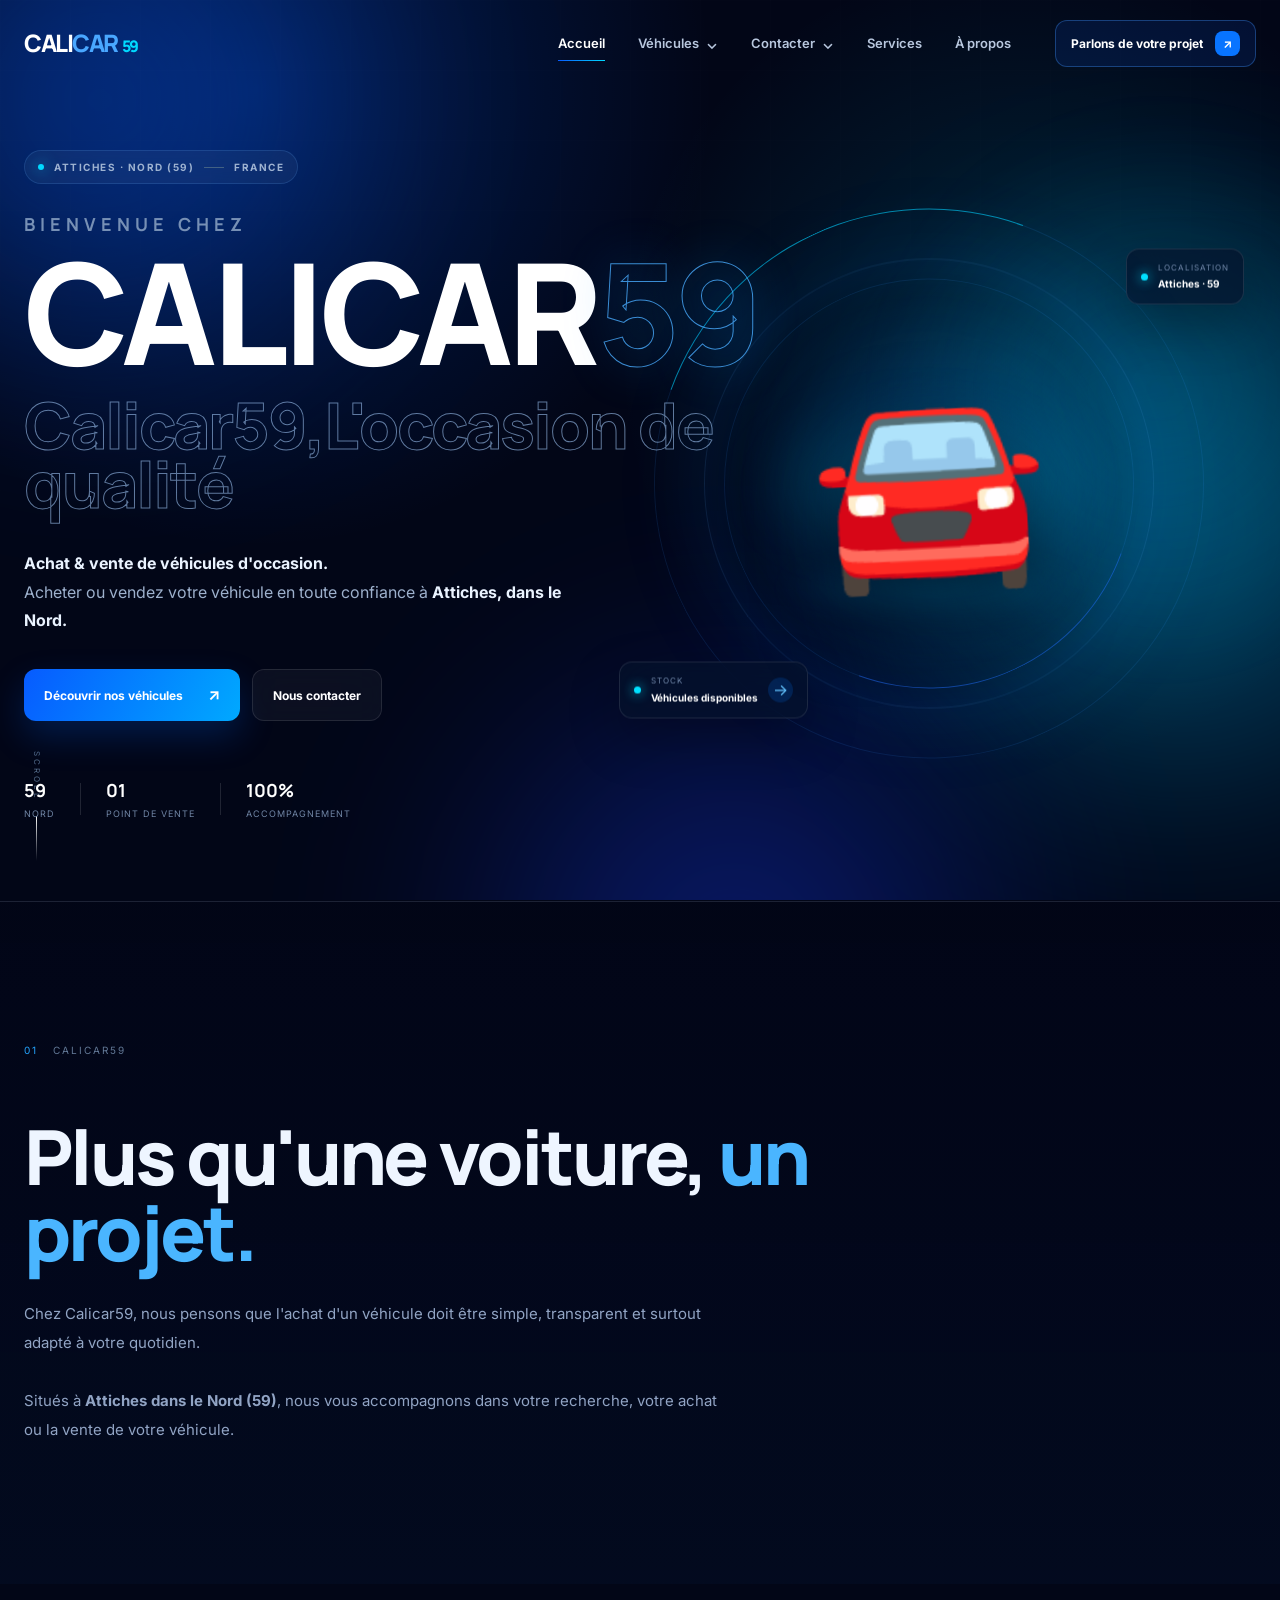
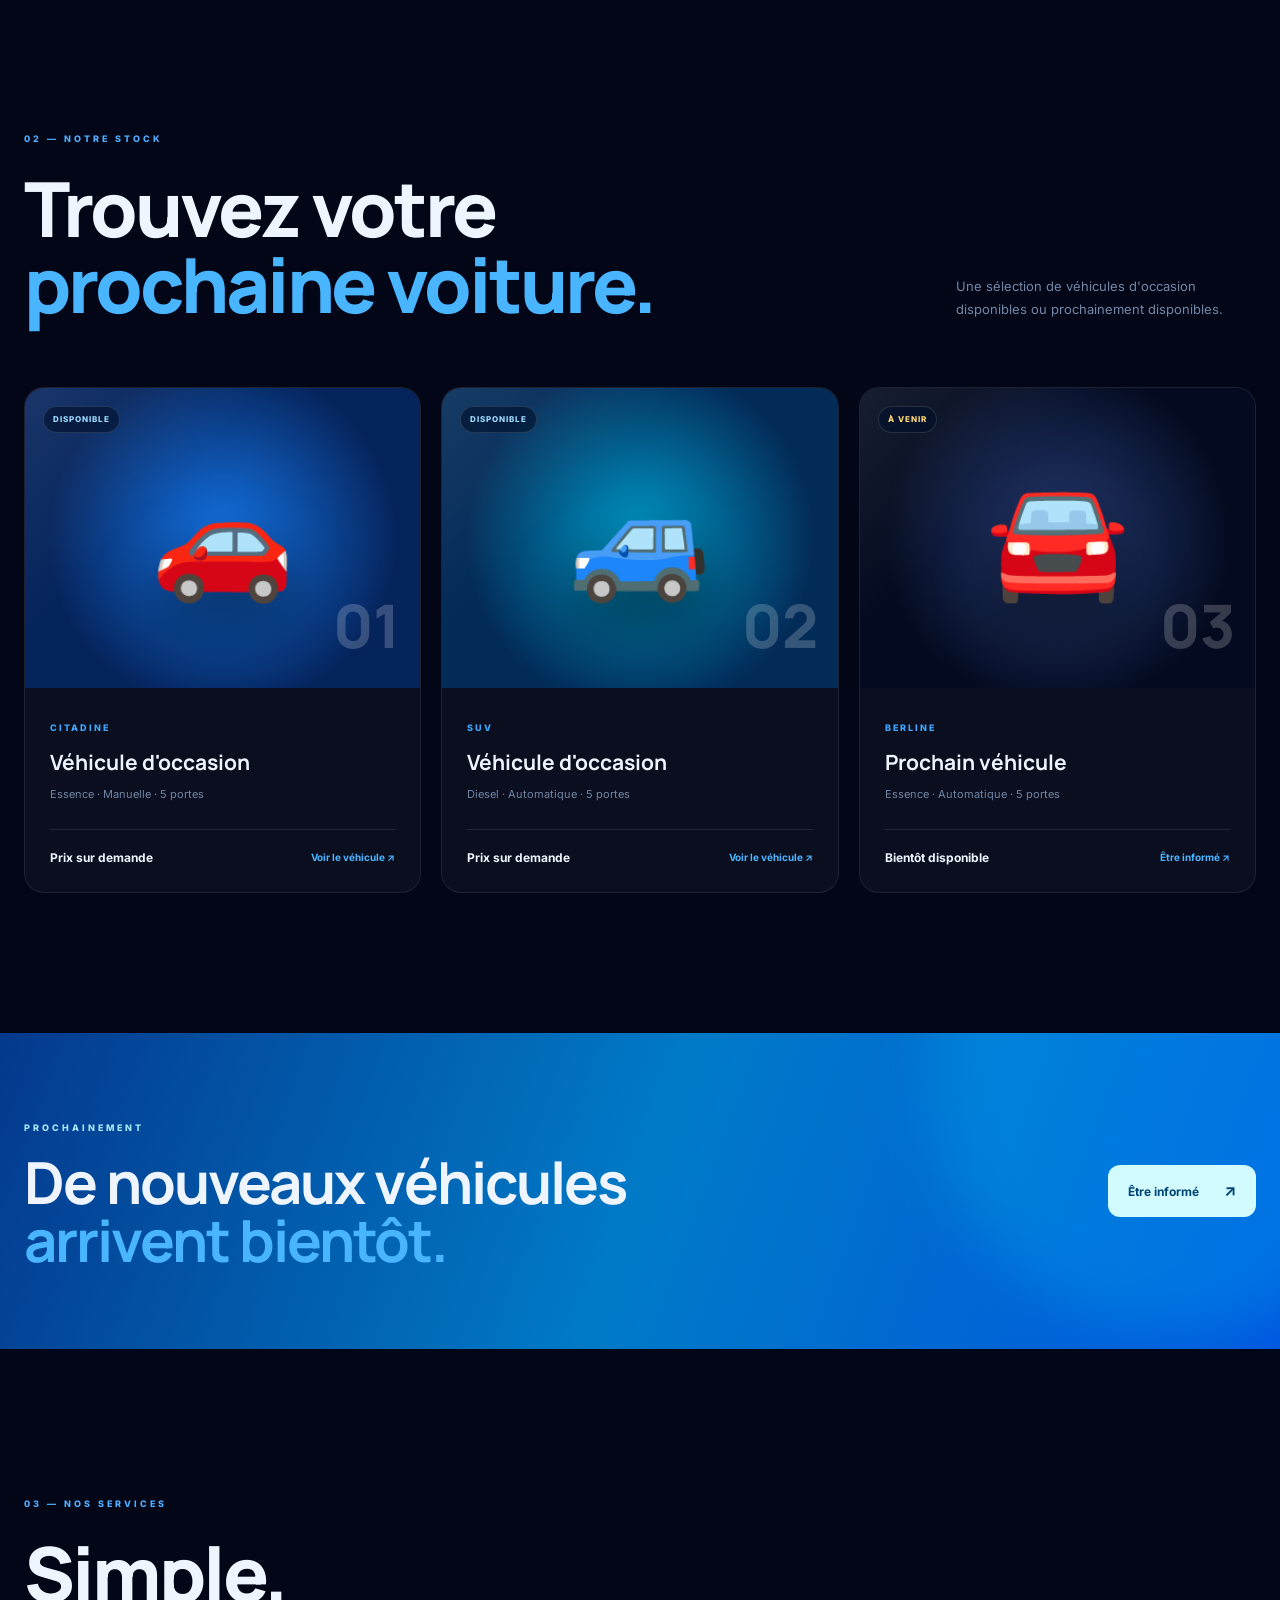
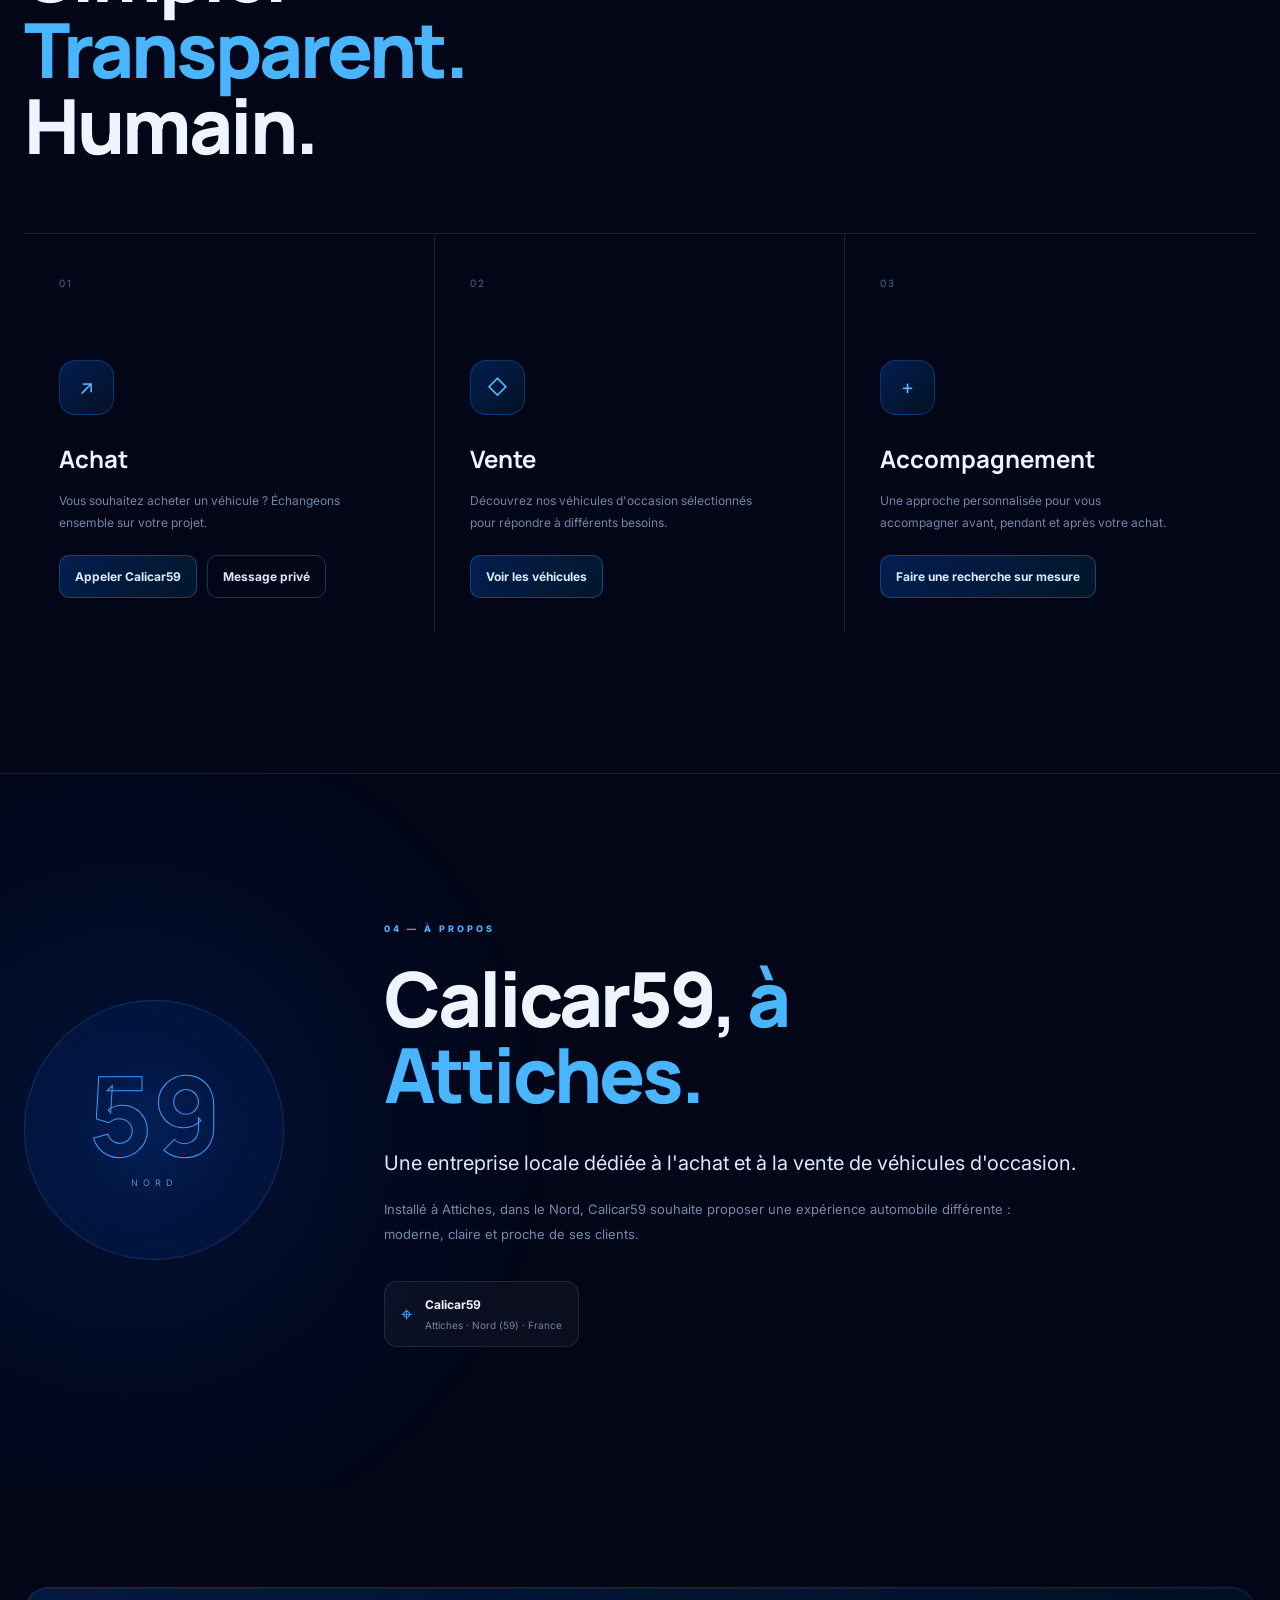
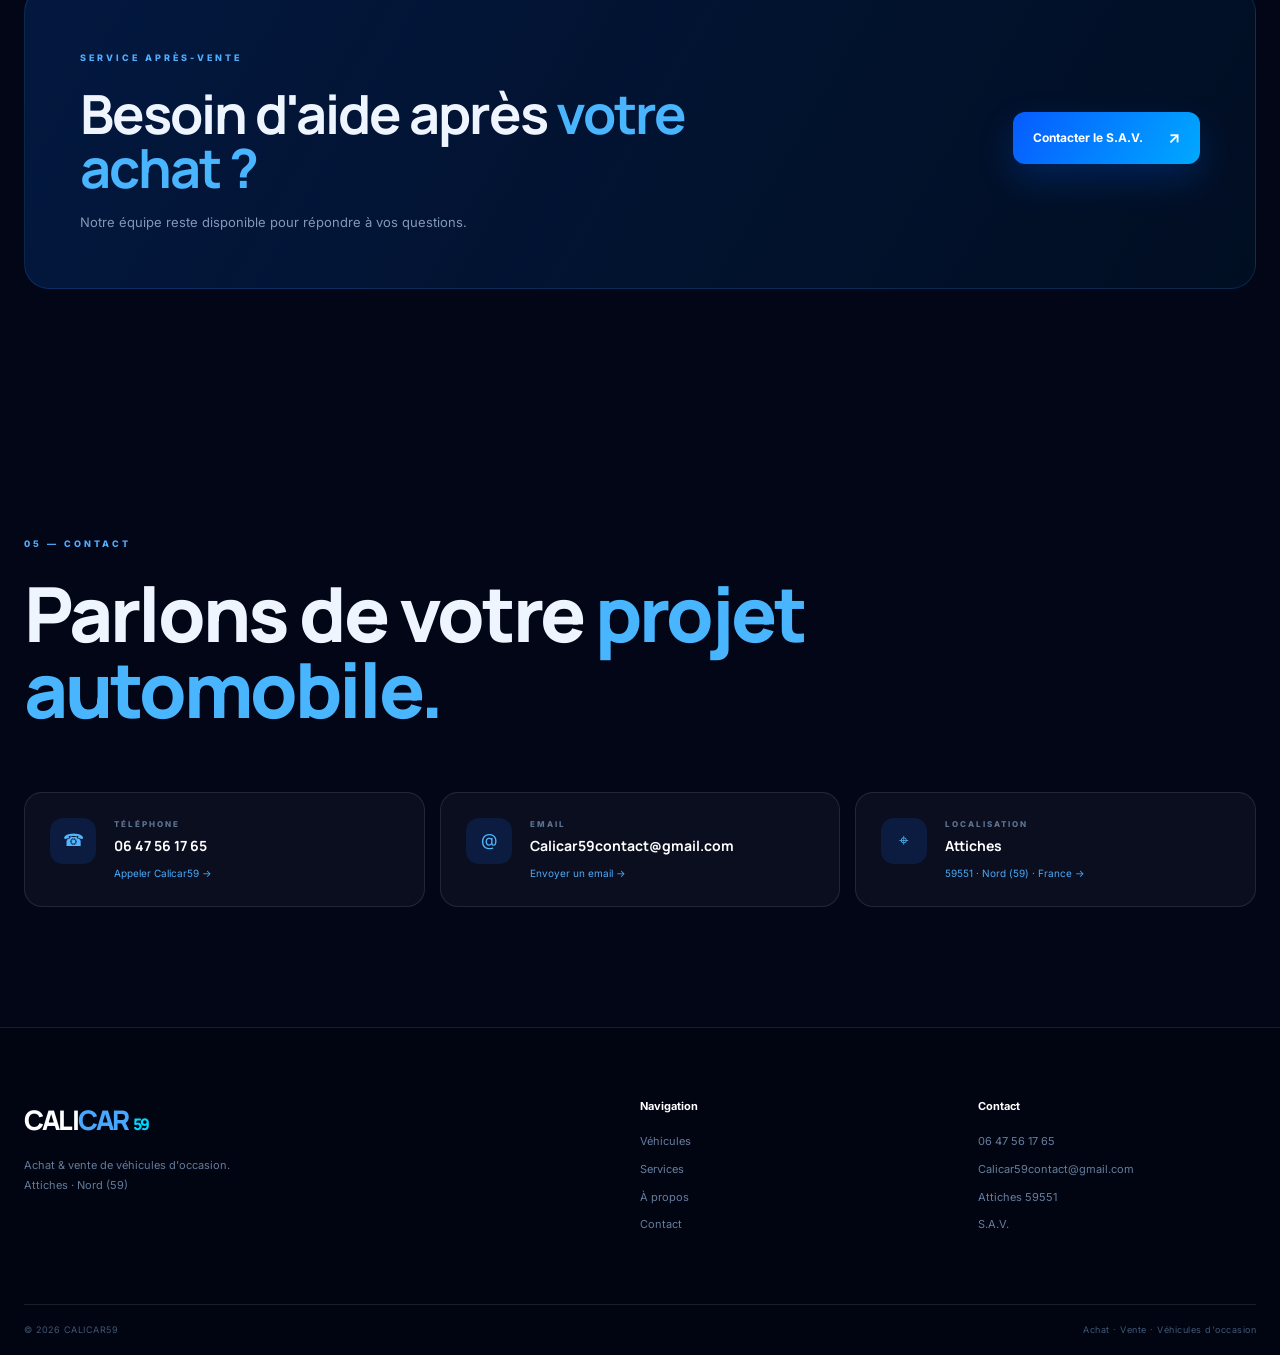
<file: index.html>
<!DOCTYPE html>

<html lang="fr">

<head>

    <meta charset="UTF-8">

    <meta name="viewport" content="width=device-width, initial-scale=1.0">

    <meta name="description"
          content="CALICAR59 vous propose une sélection de véhicules d'occasion à Attiches, dans le Nord. Découvrez nos véhicules disponibles et contactez-nous facilement.">

    <title>CALICAR59 — Véhicules d'occasion à Attiches</title>

    <link rel="canonical" href="https://calicar59.fr/">

    <link rel="preconnect" href="https://fonts.googleapis.com">

    <link rel="preconnect" href="https://fonts.gstatic.com" crossorigin>

    <link
        href="https://fonts.googleapis.com/css2?family=Inter:wght@400;500;600;700;800&family=Manrope:wght@500;600;700;800&display=swap"
        rel="stylesheet">

    <link rel="stylesheet" href="style.css">

</head>

<body>

    <!-- ==============================
         BACKGROUND
    =============================== -->

    <div class="background">

        <div class="mesh mesh-1"></div>

        <div class="mesh mesh-2"></div>

        <div class="mesh mesh-3"></div>

        <div class="grid-background"></div>

    </div>

    <!-- ==============================
         NAVIGATION
    =============================== -->

    <header class="navbar">

        <div class="nav-container">

            <a href="#accueil" class="brand">

                <span class="brand-cali">CALI</span><span class="brand-car">CAR</span>

                <span class="brand-59">59</span>

            </a>

            <nav class="nav-menu">

                <a href="#accueil" class="nav-link active">

                    Accueil

                </a>

                <!-- VEHICULES -->

                <div class="nav-dropdown">

                    <button class="nav-link dropdown-trigger">

                        Véhicules

                        <span class="arrow">⌄</span>

                    </button>

                    <div class="dropdown-panel">

                        <a href="#stock">

                            <span class="dropdown-icon">01</span>

                            <div>

                                <strong>Occasion</strong>

                                <small>Notre sélection actuelle</small>

                            </div>

                        </a>

                        <a href="#avenir">

                            <span class="dropdown-icon">02</span>

                            <div>

                                <strong>À venir</strong>

                                <small>Les prochains véhicules</small>

                            </div>

                        </a>

                        <a href="#stock">

                            <span class="dropdown-icon">03</span>

                            <div>

                                <strong>Disponible</strong>

                                <small>Les véhicules prêts à partir</small>

                            </div>

                        </a>

                    </div>

                </div>

                <!-- CONTACT -->

                <div class="nav-dropdown">

                    <button class="nav-link dropdown-trigger">

                        Contacter

                        <span class="arrow">⌄</span>

                    </button>

                    <div class="dropdown-panel contact-panel">

                        <a href="tel:+33647561765">

                            <span class="dropdown-icon">☎</span>

                            <div>

                                <strong>Téléphone</strong>

                                <small>06 47 56 17 65</small>

                            </div>

                        </a>

                        <a href="mailto:Calicar59contact@gmail.com">

                            <span class="dropdown-icon">✉</span>

                            <div>

                                <strong>Mail</strong>

                                <small>Calicar59contact@gmail.com</small>

                            </div>

                        </a>

                        <a href="sav.html">

                            <span class="dropdown-icon">+</span>

                            <div>

                                <strong>S.A.V.</strong>

                                <small>Service après-vente</small>

                            </div>

                        </a>

                    </div>

                </div>

                <a href="#services" class="nav-link">

                    Services

                </a>

                <a href="#apropos" class="nav-link">

                    À propos

                </a>

            </nav>

            <a href="recherche.html" class="nav-cta">
    <span>Parlons de votre projet</span>
    <b>↗</b>
</a>

            <button class="mobile-menu-button" aria-label="Menu">

                <span></span>

                <span></span>

                <span></span>

            </button>

        </div>

    </header>

    <!-- ==============================
         HERO
    =============================== -->

    <main>

        <section id="accueil" class="hero">

            <div class="hero-content">

                <div class="location-pill">

                    <span class="location-dot"></span>

                    <span>

                        ATTICHES · NORD (59)

                    </span>

                    <span class="pill-line"></span>

                    <span>

                        FRANCE

                    </span>

                </div>

                <h1>

                    <span class="title-small">

                        BIENVENUE CHEZ

                    </span>

                    <span class="title-main">

                        CALICAR<span>59</span>

                    </span>

                    <span class="title-outline">

                        Calicar59,L'occasion de qualité 

                    </span>

                </h1>

                <p class="hero-description">

                    <strong>Achat & vente de véhicules d'occasion.</strong>

                    <br>

                    Acheter ou vendez votre véhicule en toute confiance à

                    <strong>Attiches, dans le Nord.</strong>

                </p>

                <div class="hero-actions">

                    <a href="#stock" class="button button-primary">

                        <span>
                            Découvrir nos véhicules
                        </span>

                        <b>↗</b>

                    </a>

                    <a href="mailto:Calicar59contact@gmail.com" class="button button-glass">

                        Nous contacter

                    </a>

                </div>

                <div class="hero-stats">

                    <div class="stat">

                        <strong>59</strong>

                        <span>Nord</span>

                    </div>

                    <div class="stat-separator"></div>

                    <div class="stat">

                        <strong>01</strong>

                        <span>Point de vente</span>

                    </div>

                    <div class="stat-separator"></div>

                    <div class="stat">

                        <strong>100%</strong>

                        <span>Accompagnement</span>

                    </div>

                </div>

            </div>

            <!-- CARTE 3D HERO -->

            <div class="hero-visual">

                <div class="orbit orbit-one"></div>

                <div class="orbit orbit-two"></div>

                <a
                    href="https://www.google.com/maps/search/?api=1&query=Attiches+59551+France"
                    class="floating-card card-top"
                    target="_blank"
                    rel="noopener noreferrer"
                    aria-label="Ouvrir la localisation Calicar59 sur Google Maps"
                >

                    <span class="mini-dot"></span>

                    <div>

                        <small>LOCALISATION</small>

                        <strong>Attiches · 59</strong>

                    </div>

                </a>

                <div class="car-display">

                    <div class="car-light"></div>

                    <div class="car-symbol">

                        🚘

                    </div>

                    <div class="car-reflection"></div>

                </div>

                <a
                    href="#stock"
                    class="floating-card card-bottom"
                    aria-label="Voir les véhicules disponibles"
                >

                    <div class="live-indicator"></div>

                    <div>

                        <small>STOCK</small>

                        <strong>Véhicules disponibles</strong>

                    </div>

                    <span class="arrow-circle">→</span>

                </a>

            </div>

            <div class="scroll-indicator">

                <span>SCROLL</span>

                <div class="scroll-line"></div>

            </div>

        </section>

        <!-- ==============================
             INTRO
        =============================== -->

        <section class="intro-section">

            <div class="section-container">

                <div class="intro-label">

                    <span>01</span>

                    <span>CALICAR59</span>

                </div>

                <div class="intro-content">

                    <h2>

                        Plus qu'une voiture,

                        <span>un projet.</span>

                    </h2>

                    <p>

                        Chez Calicar59, nous pensons que l'achat d'un véhicule

                        doit être simple, transparent et surtout adapté à

                        votre quotidien.

                    </p>

                    <p>

                        Situés à <strong>Attiches dans le Nord (59)</strong>,

                        nous vous accompagnons dans votre recherche,

                        votre achat ou la vente de votre véhicule.

                    </p>

                </div>

            </div>

        </section>

        <!-- ==============================
             STOCK
        =============================== -->

        <section id="stock" class="stock-section">

            <div class="section-container">

                <div class="section-heading">

                    <div>

                        <span class="eyebrow">

                            02 — NOTRE STOCK

                        </span>

                        <h2>

                            Trouvez votre

                            <span>prochaine voiture.</span>

                        </h2>

                    </div>

                    <p>

                        Une sélection de véhicules d'occasion

                        disponibles ou prochainement disponibles.

                    </p>

                </div>

                <div class="stock-grid">

                    <!-- VEHICULE 1 -->

                    <article class="vehicle-card">

                        <div class="vehicle-picture picture-blue">

                            <span class="vehicle-status">

                                DISPONIBLE

                            </span>

                            <div class="fake-car">

                                🚗

                            </div>

                            <span class="vehicle-number">

                                01

                            </span>

                        </div>

                        <div class="vehicle-info">

                            <span class="vehicle-type">

                                CITADINE

                            </span>

                            <h3>

                                Véhicule d'occasion

                            </h3>

                            <p>

                                Essence · Manuelle · 5 portes

                            </p>

                            <div class="vehicle-footer">

                                <strong>

                                    Prix sur demande

                                </strong>

                                <a href="#contact">

                                    Voir le véhicule

                                    <span>↗</span>

                                </a>

                            </div>

                        </div>

                    </article>

                    <!-- VEHICULE 2 -->

                    <article class="vehicle-card featured">

                        <div class="vehicle-picture picture-cyan">

                            <span class="vehicle-status">

                                DISPONIBLE

                            </span>

                            <div class="fake-car">

                                🚙

                            </div>

                            <span class="vehicle-number">

                                02

                            </span>

                        </div>

                        <div class="vehicle-info">

                            <span class="vehicle-type">

                                SUV

                            </span>

                            <h3>

                                Véhicule d'occasion

                            </h3>

                            <p>

                                Diesel · Automatique · 5 portes

                            </p>

                            <div class="vehicle-footer">

                                <strong>

                                    Prix sur demande

                                </strong>

                                <a href="#contact">

                                    Voir le véhicule

                                    <span>↗</span>

                                </a>

                            </div>

                        </div>

                    </article>

                    <!-- VEHICULE 3 -->

                    <article class="vehicle-card">

                        <div class="vehicle-picture picture-dark">

                            <span class="vehicle-status coming">

                                À VENIR

                            </span>

                            <div class="fake-car">

                                🚘

                            </div>

                            <span class="vehicle-number">

                                03

                            </span>

                        </div>

                        <div class="vehicle-info">

                            <span class="vehicle-type">

                                BERLINE

                            </span>

                            <h3>

                                Prochain véhicule

                            </h3>

                            <p>

                                Essence · Automatique · 5 portes

                            </p>

                            <div class="vehicle-footer">

                                <strong>

                                    Bientôt disponible

                                </strong>

                                <a href="#contact">

                                    Être informé

                                    <span>↗</span>

                                </a>

                            </div>

                        </div>

                    </article>

                </div>

            </div>

        </section>

        <!-- ==============================
             BANDEAU
        =============================== -->

        <section id="avenir" class="future-section">

            <div class="future-glow"></div>

            <div class="section-container future-content">

                <div>

                    <span class="eyebrow">

                        PROCHAINEMENT

                    </span>

                    <h2>

                        De nouveaux véhicules

                        <span>arrivent bientôt.</span>

                    </h2>

                </div>

                <a href="#contact" class="button button-white">

                    Être informé

                    <b>↗</b>

                </a>

            </div>

        </section>

        <!-- ==============================
             SERVICES
        =============================== -->

        <section id="services" class="services-section">

            <div class="section-container">

                <div class="section-heading">

                    <div>

                        <span class="eyebrow">

                            03 — NOS SERVICES

                        </span>

                        <h2>

                            Simple.

                            <span>Transparent.</span>

                            Humain.

                        </h2>

                    </div>

                </div>

                <div class="services-grid">

                    <article class="service">

                        <span class="service-number">01</span>

                        <div class="service-icon">↗</div>

                        <h3>Achat</h3>

                        <p>

                            Vous souhaitez acheter un véhicule ?

                            Échangeons ensemble sur votre projet.

                        </p>

                        <div class="service-actions">

                            <a class="service-button" href="tel:+33647561765">

                                Appeler Calicar59

                            </a>

                            <a
                                class="service-button service-button-secondary"
                                href="sav.html"
                            >

                                Message privé

                            </a>

                        </div>

                    </article>

                    <article class="service">

                        <span class="service-number">02</span>

                        <div class="service-icon">◇</div>

                        <h3>Vente</h3>

                        <p>

                            Découvrez nos véhicules d'occasion sélectionnés

                            pour répondre à différents besoins.

                        </p>

                        <div class="service-actions">

                            <a class="service-button" href="#stock">

                                Voir les véhicules

                            </a>

                        </div>

                    </article>

                    <article class="service">

                        <span class="service-number">03</span>

                        <div class="service-icon">+</div>

                        <h3>Accompagnement</h3>

                        <p>

                            Une approche personnalisée pour vous accompagner

                            avant, pendant et après votre achat.

                        </p>

                        <div class="service-actions">

                            <a class="service-button" href="recherche.html">
    Faire une recherche sur mesure
</a>

                        </div>

                    </article>

                </div>

            </div>

        </section>

        <!-- ==============================
             A PROPOS
        =============================== -->

        <section id="apropos" class="about-section">

            <div class="section-container about-grid">

                <div class="about-number">

                    <span>59</span>

                    <small>

                        NORD

                    </small>

                </div>

                <div class="about-content">

                    <span class="eyebrow">

                        04 — À PROPOS

                    </span>

                    <h2>

                        Calicar59,

                        <span>à Attiches.</span>

                    </h2>

                    <p class="large-text">

                        Une entreprise locale dédiée à l'achat et à la vente

                        de véhicules d'occasion.

                    </p>

                    <p>

                        Installé à Attiches, dans le Nord, Calicar59 souhaite

                        proposer une expérience automobile différente :

                        moderne, claire et proche de ses clients.

                    </p>

                    <div class="location-box">

                        <span>⌖</span>

                        <div>

                            <strong>Calicar59</strong>

                            <small>Attiches · Nord (59) · France</small>

                        </div>

                    </div>

                </div>

            </div>

        </section>

        <!-- ==============================
             SAV
        =============================== -->

        <section id="sav" class="sav-section">

            <div class="section-container sav-box">

                <div>

                    <span class="eyebrow">

                        SERVICE APRÈS-VENTE

                    </span>

                    <h2>

                        Besoin d'aide après

                        <span>votre achat ?</span>

                    </h2>

                    <p>

                        Notre équipe reste disponible pour répondre

                        à vos questions.

                    </p>

                </div>

                <a href="sav.html" class="button button-primary">

                    Contacter le S.A.V.

                    <b>↗</b>

                </a>

            </div>

        </section>

        <!-- ==============================
             CONTACT
        =============================== -->

        <section id="contact" class="contact-section">

            <div class="section-container">

                <div class="contact-heading">

                    <span class="eyebrow">

                        05 — CONTACT

                    </span>

                    <h2>

                        Parlons de votre

                        <span>projet automobile.</span>

                    </h2>

                </div>

                <div class="contact-grid">

                    <a href="tel:+33647561765" class="contact-item">

                        <span class="contact-icon">

                            ☎

                        </span>

                        <div>

                            <small>

                                TÉLÉPHONE

                            </small>

                            <strong>

                                06 47 56 17 65

                            </strong>

                            <span>

                                Appeler Calicar59 →

                            </span>

                        </div>

                    </a>

                    <a
                        href="mailto:Calicar59contact@gmail.com"
                        class="contact-item"
                    >

                        <span class="contact-icon">

                            @

                        </span>

                        <div>

                            <small>

                                EMAIL

                            </small>

                            <strong>

                                Calicar59contact@gmail.com

                            </strong>

                            <span>

                                Envoyer un email →

                            </span>

                        </div>

                    </a>

                    <a
                        href="https://www.google.com/maps/search/?api=1&query=Attiches+59551+France"
                        class="contact-item"
                        target="_blank"
                        rel="noopener noreferrer"
                    >

                        <span class="contact-icon">

                            ⌖

                        </span>

                        <div>

                            <small>

                                LOCALISATION

                            </small>

                            <strong>

                                Attiches

                            </strong>

                            <span>

                                59551 · Nord (59) · France →

                            </span>

                        </div>

                    </a>

                </div>

            </div>

        </section>

    </main>

    <!-- ==============================
         FOOTER
    =============================== -->

    <footer class="footer">

        <div class="section-container footer-top">

            <div>

                <a href="#accueil" class="brand footer-brand">

                    <span class="brand-cali">CALI</span><span class="brand-car">CAR</span>

                    <span class="brand-59">59</span>

                </a>

                <p>

                    Achat & vente de véhicules d'occasion.

                    <br>

                    Attiches · Nord (59)

                </p>

            </div>

            <div class="footer-links">

                <strong>

                    Navigation

                </strong>

                <a href="#stock">Véhicules</a>

                <a href="#services">Services</a>

                <a href="#apropos">À propos</a>

                <a href="#contact">Contact</a>

            </div>

            <div class="footer-links">

                <strong>

                    Contact

                </strong>

                <a href="tel:+33647561765">

                    06 47 56 17 65

                </a>

                <a href="mailto:Calicar59contact@gmail.com">

                    Calicar59contact@gmail.com

                </a>

                <a
                    href="https://www.google.com/maps/search/?api=1&query=Attiches+59551+France"
                    target="_blank"
                    rel="noopener noreferrer"
                >

                    Attiches 59551

                </a>

                <a href="sav.html">

                    S.A.V.

                </a>

            </div>

        </div>

        <div class="section-container footer-bottom">

            <span>

                © 2026 CALICAR59

            </span>

            <span>

                Achat · Vente · Véhicules d'occasion

            </span>

        </div>

    </footer>

    <script>

        /* ==============================
           NAVBAR AU SCROLL
        =============================== */

        const navbar = document.querySelector(".navbar");

        window.addEventListener("scroll", () => {

            if (window.scrollY > 40) {

                navbar.classList.add("scrolled");

            } else {

                navbar.classList.remove("scrolled");

            }

        });

        /* ==============================
           APPARITION AU SCROLL
        =============================== */

        const observer = new IntersectionObserver(

            (entries) => {

                entries.forEach(entry => {

                    if (entry.isIntersecting) {

                        entry.target.classList.add("visible");

                    }

                });

            },

            {

                threshold: 0.12

            }

        );

        document

            .querySelectorAll(".vehicle-card, .service, .intro-content, .about-content, .contact-item")

            .forEach(element => {

                element.classList.add("reveal");

                observer.observe(element);

            });

        /* ==============================
           PARALLAXE SOURIS
        =============================== */

        const hero = document.querySelector(".hero");

        const carDisplay = document.querySelector(".car-display");

        hero.addEventListener("mousemove", (event) => {

            const x = (window.innerWidth / 2 - event.clientX) / 40;

            const y = (window.innerHeight / 2 - event.clientY) / 40;

            carDisplay.style.transform =

                `translate(${x}px, ${y}px) rotateX(${y / 2}deg) rotateY(${-x / 2}deg)`;

        });

        hero.addEventListener("mouseleave", () => {

            carDisplay.style.transform =

                "translate(0, 0) rotateX(0) rotateY(0)";

        });

        /* ==============================
           MENU MOBILE
        =============================== */

        const mobileButton =
            document.querySelector(".mobile-menu-button");

        const navMenu =
            document.querySelector(".nav-menu");

        mobileButton.addEventListener("click", () => {

            navMenu.classList.toggle("mobile-open");

            mobileButton.classList.toggle("open");

        });

        /* ==============================
           FERMER LE MENU MOBILE
        =============================== */

        document.querySelectorAll(".nav-link").forEach(link => {

            link.addEventListener("click", () => {

                if (window.innerWidth <= 900) {

                    navMenu.classList.remove("mobile-open");

                    mobileButton.classList.remove("open");

                }

            });

        });

    </script>

    <script type="module">

        import { loadPublicVehicles } from "./vehicles.js";

        loadPublicVehicles();

    </script>

</body>

</html>
</file>
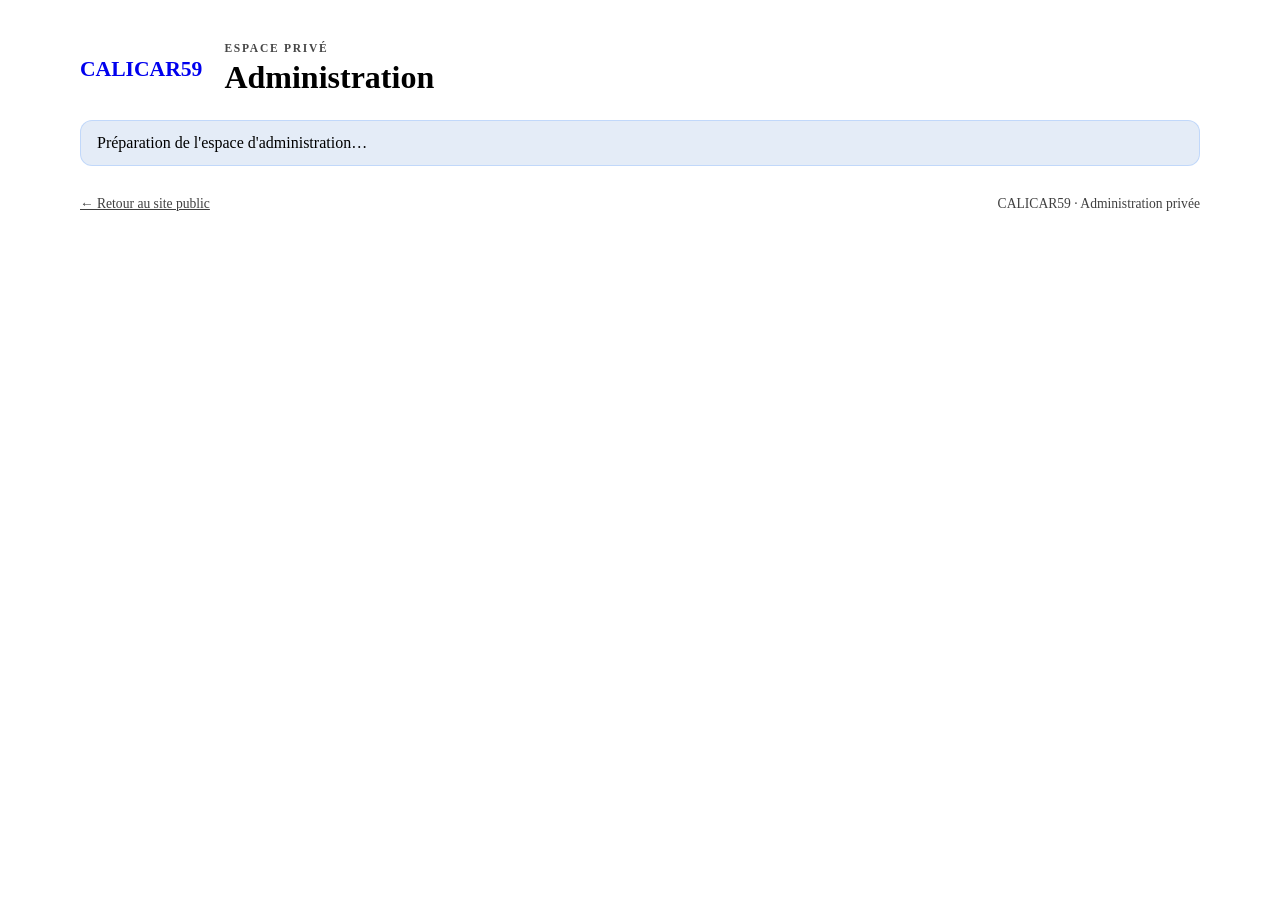
<file: admin.html>
<!DOCTYPE html>
<html lang="fr">
<head>
  <meta charset="UTF-8">
  <meta name="viewport" content="width=device-width, initial-scale=1">
  <meta name="robots" content="noindex, nofollow">
  <title>Administration | CALICAR59</title>
<link rel="stylesheet" href="./admin.css">
  <link rel="stylesheet" href="admin.css">
</head>
<body class="admin-page">
  <main class="admin-shell">
    <header class="admin-header">
      <a class="admin-brand" href="https://calicar59.netlify.app/" aria-label="Retour au site CALICAR59">
        <span class="brand-cali">CALI</span><span class="brand-car">CAR</span><span class="brand-59">59</span>
      </a>
      <div>
        <p class="admin-kicker">ESPACE PRIVÉ</p>
        <h1>Administration</h1>
      </div>
      <button id="logoutButton" class="admin-button admin-button-muted" type="button" hidden>Déconnexion</button>
    </header>

    <p id="globalNotice" class="admin-notice" role="status" aria-live="polite">
      Préparation de l'espace d'administration…
    </p>

    <section id="configWarning" class="admin-panel" hidden>
      <h2>Connexion Supabase à configurer</h2>
      <p>Ouvre <code>supabase-client.js</code> et remplace les deux valeurs de configuration par l'URL du projet Supabase et sa clé publique (anon/publishable).</p>
      <p><strong>Important :</strong> ne colle jamais la clé <code>service_role</code> ou une clé secrète dans les fichiers du site.</p>
    </section>

    <section id="loginPanel" class="admin-panel" hidden>
      <h2>Connexion administrateur</h2>
      <p>Connecte-toi avec le compte que tu auras créé dans Supabase Authentication.</p>
      <form id="loginForm" class="admin-form">
        <label for="email">Adresse e-mail</label>
        <input id="email" name="email" type="email" autocomplete="username" required>
        <label for="password">Mot de passe</label>
        <input id="password" name="password" type="password" autocomplete="current-password" required>
        <button class="admin-button" type="submit">Se connecter</button>
      </form>
    </section>

    <section id="dashboard" hidden>
      <div class="admin-panel admin-toolbar">
        <div>
          <p class="admin-kicker">GESTION DU PARC</p>
          <h2>Mes véhicules</h2>
          <p class="admin-muted">Ajoute une annonce et ses photos. Les changements sont enregistrés dans Supabase.</p>
        </div>
        <button id="newVehicleButton" class="admin-button" type="button">＋ Ajouter un véhicule</button>
      </div>

      <section id="vehicleFormPanel" class="admin-panel" hidden>
        <div class="admin-panel-heading">
          <h2 id="vehicleFormTitle">Ajouter un véhicule</h2>
          <button id="cancelEditButton" class="admin-button admin-button-muted" type="button">Fermer</button>
        </div>
        <form id="vehicleForm" class="admin-form">
          <input id="vehicleId" type="hidden">
          <div class="admin-form-grid">
            <div>
              <label for="make">Marque *</label>
              <input id="make" name="make" required maxlength="80" placeholder="BMW">
            </div>
            <div>
              <label for="model">Modèle *</label>
              <input id="model" name="model" required maxlength="120" placeholder="Série 1 118d">
            </div>
            <div>
              <label for="year">Année</label>
              <input id="year" name="year" type="number" min="1900" max="2100" placeholder="2021">
            </div>
            <div>
              <label for="mileage">Kilométrage (km)</label>
              <input id="mileage" name="mileage" type="number" min="0" step="1" placeholder="72500">
            </div>
            <div>
              <label for="fuel">Carburant</label>
              <select id="fuel" name="fuel">
                <option value="">Non précisé</option>
                <option>Essence</option><option>Diesel</option><option>Hybride</option>
                <option>Hybride rechargeable</option><option>Électrique</option><option>GPL</option><option Autre>Autre</option>
              </select>
            </div>
            <div>
              <label for="gearbox">Boîte de vitesses</label>
              <select id="gearbox" name="gearbox">
                <option value="">Non précisée</option><option>Manuelle</option><option>Automatique</option>
              </select>
            </div>
            <div>
              <label for="price">Prix (€)</label>
              <input id="price" name="price" type="number" min="0" step="1" placeholder="24990">
            </div>
            <div>
              <label for="doors">Nombre de portes</label>
              <select id="doors" name="doors">
                <option value="">Non précisé</option><option value="2">2</option><option value="3">3</option>
                <option value="4">4</option><option value="5">5</option>
              </select>
            </div>
            <div>
              <label for="bodyType">Catégorie</label>
              <input id="bodyType" name="bodyType" maxlength="60" placeholder="SUV, citadine, berline…">
            </div>
            <div>
              <label for="status">Statut *</label>
              <select id="status" name="status" required>
                <option value="brouillon">Brouillon (non public)</option>
                <option value="disponible">Disponible</option>
                <option value="a_venir">À venir</option>
                <option value="vendu">Vendu</option>
              </select>
            </div>
          </div>
          
<h3>Fiche technique complémentaire</h3>

<div class="admin-form-grid">
  <div>
    <label for="trimLevel">Finition</label>
    <input id="trimLevel" placeholder="GT Line, M Sport…">
  </div>
  <div>
    <label for="powerHp">Puissance moteur (ch)</label>
    <input id="powerHp" type="number" min="0">
  </div>
  <div>
    <label for="fiscalPower">Puissance fiscale (CV)</label>
    <input id="fiscalPower" type="number" min="0">
  </div>
  <div>
    <label for="displacementCc">Cylindrée (cm³)</label>
    <input id="displacementCc" type="number" min="0">
  </div>
  <div>
    <label for="color">Couleur</label>
    <input id="color" placeholder="Noir métallisé">
  </div>
  <div>
    <label for="seats">Nombre de places</label>
    <input id="seats" type="number" min="1" max="20">
  </div>
  <div>
    <label for="transmission">Transmission</label>
    <select id="transmission">
      <option value="">Non précisée</option>
      <option value="Traction">Traction</option>
      <option value="Propulsion">Propulsion</option>
      <option value="4 roues motrices">4 roues motrices</option>
    </select>
  </div>
  <div>
    <label for="firstRegistration">Première mise en circulation</label>
    <input id="firstRegistration" type="date">
  </div>
  <div>
    <label for="co2Emissions">Émissions de CO₂ (g/km)</label>
    <input id="co2Emissions" type="number" min="0">
  </div>
  <div>
    <label for="euroStandard">Norme Euro</label>
    <select id="euroStandard">
      <option value="">Non précisée</option>
      <option>Euro 4</option>
      <option>Euro 5</option>
      <option>Euro 6</option>
      <option>Euro 6d</option>
      <option>Euro 6e</option>
      <option>Euro 7</option>
    </select>
  </div>
  <div>
    <label for="warranty">Garantie</label>
    <input id="warranty" placeholder="Ex. : 12 mois">
  </div>
  <div>
    <label for="serviceHistory">Historique d'entretien</label>
    <input id="serviceHistory" placeholder="Ex. : carnet d'entretien disponible">
  </div>
</div>

<label for="equipment">Équipements et options</label>
<textarea id="equipment" rows="4"
  placeholder="GPS, caméra de recul, climatisation, Bluetooth…"></textarea>

          <label for="description">Description</label>
          <textarea id="description" name="description" rows="4" maxlength="5000" placeholder="Équipements, historique, état du véhicule…"></textarea>
          <label for="photos">Photos (JPG, PNG, WebP — plusieurs possibles)</label>
          
<input
  id="photos"
  name="photos"
  type="file"
  accept="image/jpeg,image/png,image/webp"
  multiple
  >
          <p class="admin-muted">En modification, les nouvelles photos s'ajoutent aux photos existantes. Enregistre d'abord le véhicule avant d'ajouter ses photos.</p>
          <div id="existingPhotos" class="admin-photo-grid"></div>
          <label class="admin-check"><input id="featured" type="checkbox"> Mettre ce véhicule en avant</label>
          <button class="admin-button" type="submit">Enregistrer le véhicule</button>
        </form>
      </section>

      <section class="admin-panel">
        <div class="admin-panel-heading">
          <h2>Véhicules enregistrés</h2>
          <button id="refreshButton" class="admin-button admin-button-muted" type="button">Actualiser</button>
        </div>
        <div id="vehicleList" class="admin-vehicle-list"></div>
      </section>
    </section>

    <footer class="admin-footer">
      <a href="https://calicar59.netlify.app/">← Retour au site public</a>
      <span>CALICAR59 · Administration privée</span>
    </footer>
  </main>
  <script type="module" src="admin.js"></script>
</body>
</html>
</file>
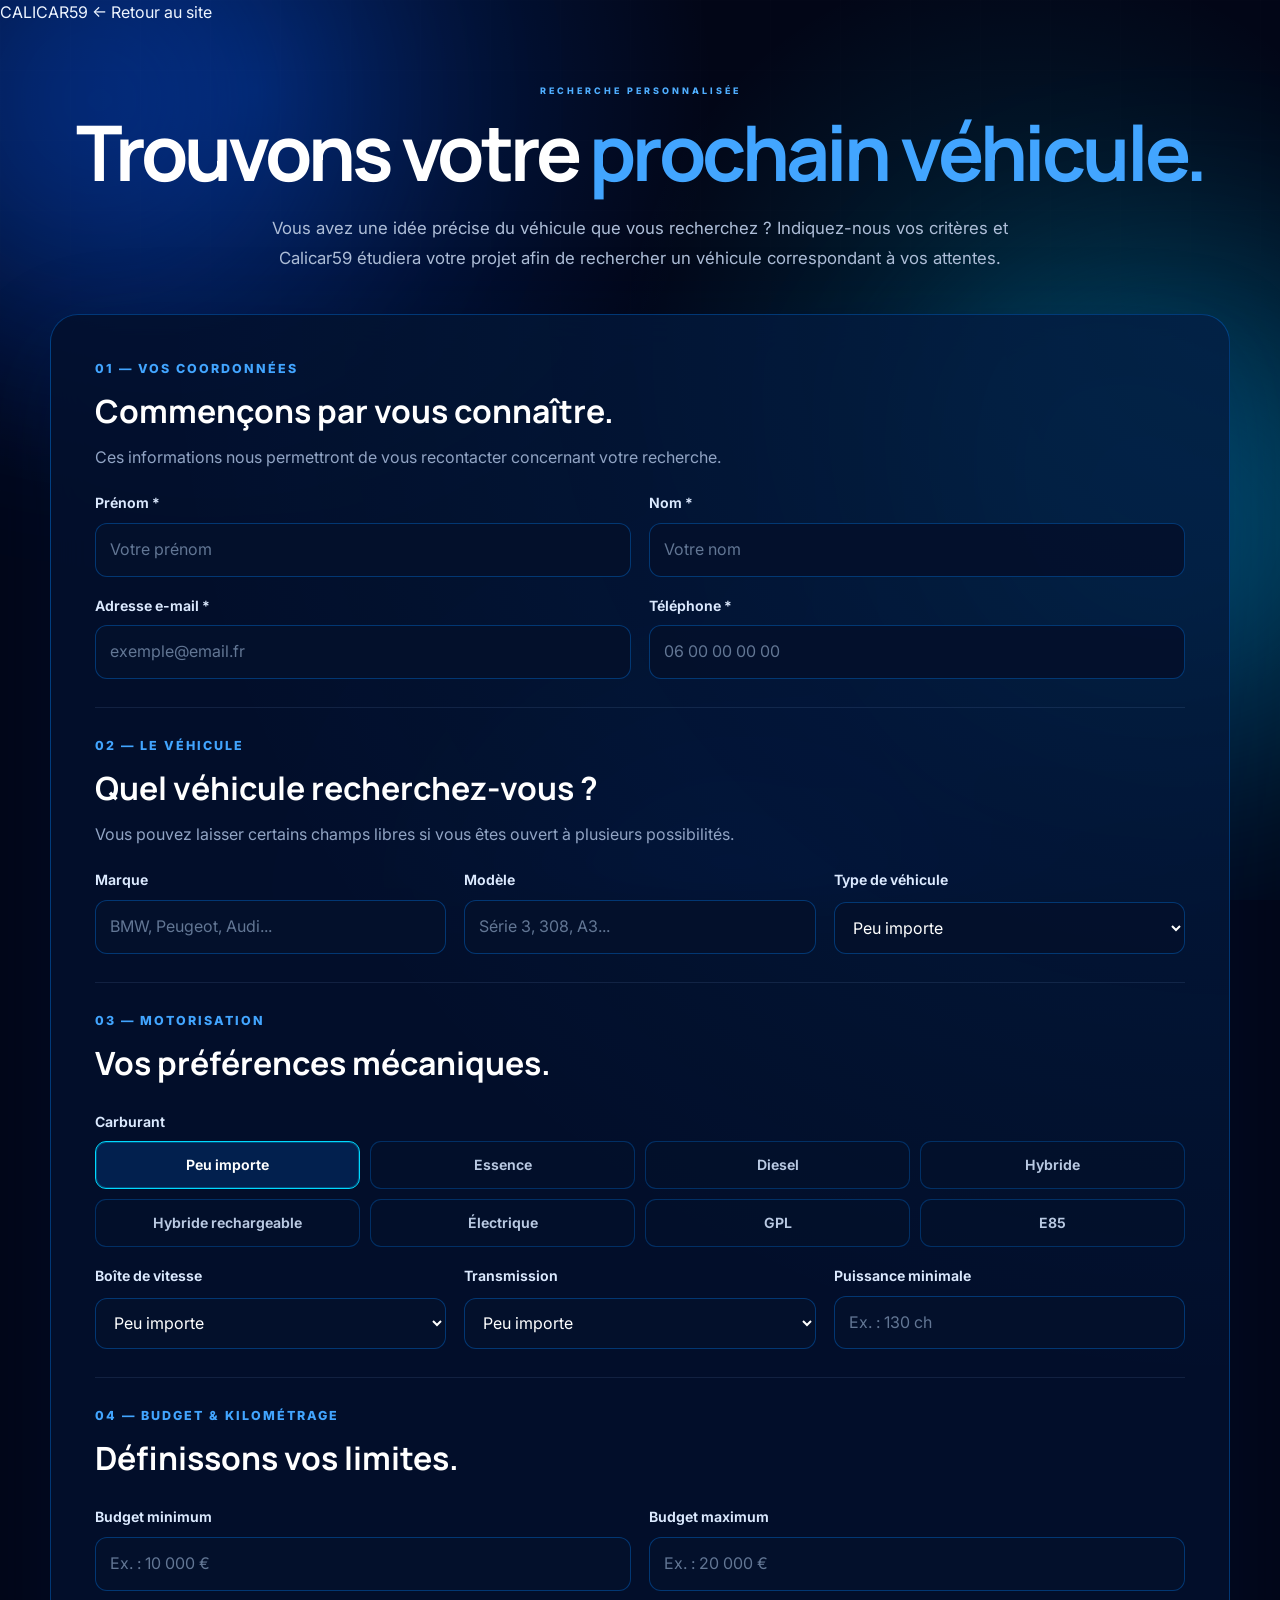
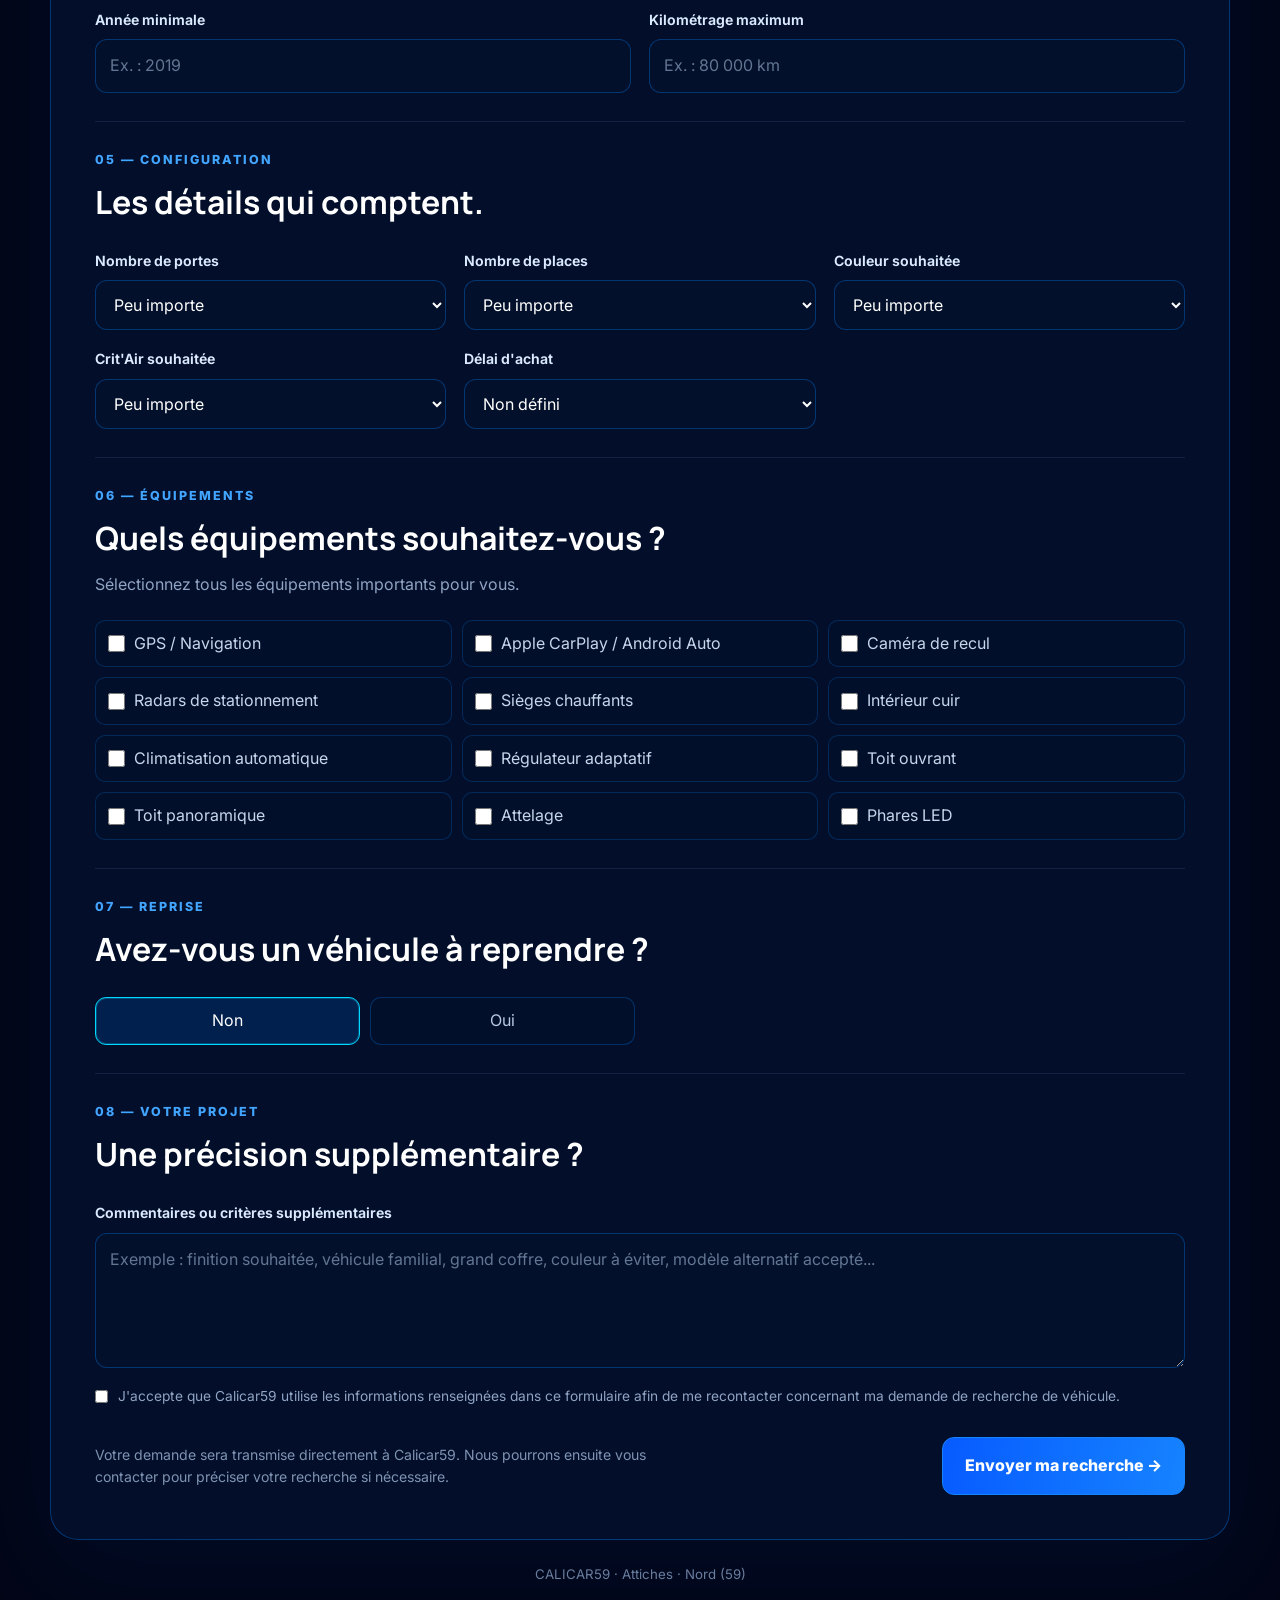
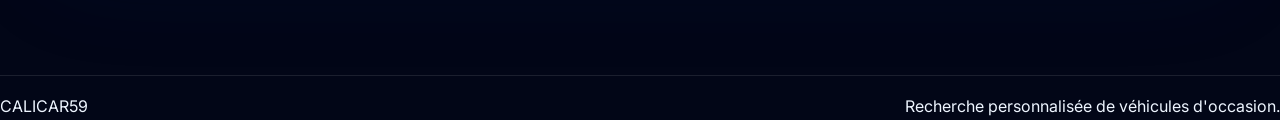
<file: recherche.html>
<!DOCTYPE html>
<html lang="fr">

<head>
    <meta charset="UTF-8">

    <meta name="viewport" content="width=device-width, initial-scale=1.0">

    <meta
        name="description"
        content="Confiez votre recherche automobile à Calicar59. Décrivez le véhicule que vous recherchez et nous vous accompagnons dans votre projet."
    >

    <title>Recherche de véhicule sur mesure | CALICAR59</title>

    <link rel="canonical" href="https://calicar59.fr/recherche.html">

    <link rel="preconnect" href="https://fonts.googleapis.com">

    <link rel="preconnect" href="https://fonts.gstatic.com" crossorigin>

    <link
        href="https://fonts.googleapis.com/css2?family=Inter:wght@400;500;600;700;800&family=Manrope:wght@500;600;700;800&display=swap"
        rel="stylesheet"
    >

    <link rel="stylesheet" href="style.css">

    <style>
        .search-page {
            position: relative;
            z-index: 1;
            width: min(1180px, calc(100% - 32px));
            margin: 50px auto 90px;
        }

        .search-hero {
            text-align: center;
            margin-bottom: 40px;
        }

        .search-hero .eyebrow {
            display: inline-block;
            margin-bottom: 16px;
        }

        .search-hero h1 {
            margin: 0;
            color: #ffffff;
            font-family: Manrope, sans-serif;
            font-size: clamp(2.5rem, 6vw, 5.3rem);
            line-height: .98;
            letter-spacing: -0.05em;
        }

        .search-hero h1 span {
            color: #42a5ff;
        }

        .search-hero p {
            max-width: 760px;
            margin: 24px auto 0;
            color: #aebed8;
            font-size: 1.05rem;
            line-height: 1.8;
        }

        .search-form-card {
            position: relative;
            overflow: hidden;
            padding: clamp(22px, 4vw, 44px);
            border: 1px solid rgba(0, 131, 255, .35);
            border-radius: 28px;
            background:
                radial-gradient(
                    circle at top right,
                    rgba(0, 153, 255, .10),
                    transparent 35%
                ),
                rgba(3, 17, 46, .88);
            box-shadow: 0 30px 100px rgba(0, 34, 102, .20);
            backdrop-filter: blur(18px);
        }

        .form-section {
            padding: 28px 0;
            border-bottom: 1px solid rgba(130, 170, 230, .12);
        }

        .form-section:first-child {
            padding-top: 0;
        }

        .form-section:last-child {
            border-bottom: 0;
            padding-bottom: 0;
        }

        .form-section-heading {
            margin-bottom: 22px;
        }

        .form-section-heading span {
            display: block;
            margin-bottom: 7px;
            color: #42a5ff;
            font-size: .78rem;
            font-weight: 800;
            letter-spacing: .16em;
        }

        .form-section-heading h2 {
            margin: 0;
            color: #ffffff;
            font-family: Manrope, sans-serif;
            font-size: clamp(1.35rem, 3vw, 2rem);
        }

        .form-section-heading p {
            margin: 8px 0 0;
            color: #91a4c4;
            line-height: 1.6;
        }

        .form-grid {
            display: grid;
            grid-template-columns: repeat(2, minmax(0, 1fr));
            gap: 18px;
        }

        .form-grid.three {
            grid-template-columns: repeat(3, minmax(0, 1fr));
        }

        .field {
            display: grid;
            gap: 8px;
        }

        .field.full {
            grid-column: 1 / -1;
        }

        .field label,
        .field-title {
            color: #dceaff;
            font-size: .88rem;
            font-weight: 650;
        }

        .field input,
        .field select,
        .field textarea {
            width: 100%;
            min-height: 50px;
            padding: 13px 14px;
            border: 1px solid rgba(0, 131, 255, .34);
            border-radius: 12px;
            background: rgba(4, 17, 44, .92);
            color: #ffffff;
            font: inherit;
            transition:
                border-color .2s ease,
                box-shadow .2s ease,
                transform .2s ease;
        }

        .field textarea {
            min-height: 135px;
            resize: vertical;
        }

        .field input::placeholder,
        .field textarea::placeholder {
            color: #627694;
        }

        .field input:focus,
        .field select:focus,
        .field textarea:focus {
            outline: none;
            border-color: #00d9ff;
            box-shadow: 0 0 0 3px rgba(0, 217, 255, .10);
        }

        .choice-grid {
            display: grid;
            grid-template-columns: repeat(4, minmax(0, 1fr));
            gap: 10px;
        }

        .choice {
            position: relative;
        }

        .choice input {
            position: absolute;
            opacity: 0;
            pointer-events: none;
        }

        .choice label {
            display: flex;
            align-items: center;
            justify-content: center;
            min-height: 48px;
            padding: 10px;
            border: 1px solid rgba(0, 131, 255, .28);
            border-radius: 11px;
            background: rgba(4, 17, 44, .72);
            color: #b9c9e2;
            text-align: center;
            cursor: pointer;
            transition: .2s ease;
        }

        .choice input:checked + label {
            border-color: #00d9ff;
            background: rgba(0, 120, 255, .17);
            color: #ffffff;
            box-shadow: inset 0 0 0 1px rgba(0, 217, 255, .25);
        }

        .checkbox-list {
            display: grid;
            grid-template-columns: repeat(3, minmax(0, 1fr));
            gap: 10px;
        }

        .checkbox-item {
            display: flex;
            align-items: center;
            gap: 9px;
            min-height: 46px;
            padding: 10px 12px;
            border: 1px solid rgba(0, 131, 255, .22);
            border-radius: 10px;
            background: rgba(4, 17, 44, .65);
            color: #c8d6ec;
            cursor: pointer;
        }

        .checkbox-item input {
            width: 17px;
            height: 17px;
            accent-color: #1683ff;
        }

        .trade-details {
            margin-top: 15px;
        }

        .privacy-line {
            display: flex;
            align-items: flex-start;
            gap: 10px;
            margin-top: 18px;
            color: #91a4c4;
            font-size: .86rem;
            line-height: 1.55;
        }

        .privacy-line input {
            margin-top: 4px;
            accent-color: #1683ff;
        }

        .submit-zone {
            display: flex;
            align-items: center;
            justify-content: space-between;
            gap: 20px;
            flex-wrap: wrap;
            margin-top: 30px;
        }

        .submit-zone p {
            margin: 0;
            max-width: 600px;
            color: #7f93b2;
            font-size: .88rem;
            line-height: 1.55;
        }

        .search-submit {
            min-width: 230px;
            padding: 15px 22px;
            border: 1px solid #1683ff;
            border-radius: 12px;
            background: linear-gradient(100deg, #075bff, #1683ff);
            color: #ffffff;
            font: inherit;
            font-weight: 800;
            cursor: pointer;
            transition:
                transform .2s ease,
                box-shadow .2s ease;
        }

        .search-submit:hover {
            transform: translateY(-2px);
            box-shadow: 0 15px 38px rgba(0, 98, 255, .28);
        }

        .search-submit:disabled {
            opacity: .55;
            cursor: wait;
            transform: none;
        }

        .form-notice {
            display: none;
            margin-top: 22px;
            padding: 15px 17px;
            border-radius: 12px;
            line-height: 1.55;
        }

        .form-notice.success {
            display: block;
            border: 1px solid rgba(67, 255, 185, .35);
            background: rgba(26, 163, 113, .10);
            color: #8bffd1;
        }

        .form-notice.error {
            display: block;
            border: 1px solid rgba(255, 90, 90, .32);
            background: rgba(200, 40, 40, .10);
            color: #ffb8b8;
        }

        .search-footer-note {
            margin-top: 24px;
            text-align: center;
            color: #7487a6;
            font-size: .83rem;
        }

        @media (max-width: 900px) {
            .form-grid,
            .form-grid.three {
                grid-template-columns: 1fr;
            }

            .choice-grid {
                grid-template-columns: repeat(2, minmax(0, 1fr));
            }

            .checkbox-list {
                grid-template-columns: repeat(2, minmax(0, 1fr));
            }
        }

        @media (max-width: 560px) {
            .choice-grid,
            .checkbox-list {
                grid-template-columns: 1fr;
            }

            .search-page {
                width: min(100% - 20px, 1180px);
                margin-top: 25px;
            }

            .search-form-card {
                border-radius: 20px;
            }

            .search-submit {
                width: 100%;
            }
        }
    </style>
</head>

<body>

    <div class="background" aria-hidden="true">
        <div class="mesh mesh-1"></div>
        <div class="mesh mesh-2"></div>
        <div class="mesh mesh-3"></div>
        <div class="grid-background"></div>
    </div>

    <header class="vehicle-header">

        <div class="vehicle-header-inner">

            <a class="vehicle-brand" href="index.html">
                CALI<span>CAR59</span>
            </a>

            <a class="vehicle-back" href="index.html">
                ← Retour au site
            </a>

        </div>

    </header>

    <main class="search-page">

        <section class="search-hero">

            <span class="eyebrow">
                RECHERCHE PERSONNALISÉE
            </span>

            <h1>
                Trouvons votre
                <span>prochain véhicule.</span>
            </h1>

            <p>
                Vous avez une idée précise du véhicule que vous recherchez ?
                Indiquez-nous vos critères et Calicar59 étudiera votre projet
                afin de rechercher un véhicule correspondant à vos attentes.
            </p>

        </section>

        <form id="vehicleSearchForm" class="search-form-card">

            <!-- COORDONNEES -->

            <section class="form-section">

                <div class="form-section-heading">

                    <span>01 — VOS COORDONNÉES</span>

                    <h2>
                        Commençons par vous connaître.
                    </h2>

                    <p>
                        Ces informations nous permettront de vous recontacter
                        concernant votre recherche.
                    </p>

                </div>

                <div class="form-grid">

                    <div class="field">

                        <label for="firstName">
                            Prénom *
                        </label>

                        <input
                            id="firstName"
                            type="text"
                            autocomplete="given-name"
                            required
                            maxlength="80"
                            placeholder="Votre prénom"
                        >

                    </div>

                    <div class="field">

                        <label for="lastName">
                            Nom *
                        </label>

                        <input
                            id="lastName"
                            type="text"
                            autocomplete="family-name"
                            required
                            maxlength="80"
                            placeholder="Votre nom"
                        >

                    </div>

                    <div class="field">

                        <label for="email">
                            Adresse e-mail *
                        </label>

                        <input
                            id="email"
                            type="email"
                            autocomplete="email"
                            required
                            maxlength="160"
                            placeholder="exemple@email.fr"
                        >

                    </div>

                    <div class="field">

                        <label for="phone">
                            Téléphone *
                        </label>

                        <input
                            id="phone"
                            type="tel"
                            autocomplete="tel"
                            required
                            maxlength="30"
                            placeholder="06 00 00 00 00"
                        >

                    </div>

                </div>

            </section>

            <!-- VEHICULE -->

            <section class="form-section">

                <div class="form-section-heading">

                    <span>02 — LE VÉHICULE</span>

                    <h2>
                        Quel véhicule recherchez-vous ?
                    </h2>

                    <p>
                        Vous pouvez laisser certains champs libres si vous êtes
                        ouvert à plusieurs possibilités.
                    </p>

                </div>

                <div class="form-grid three">

                    <div class="field">

                        <label for="brand">
                            Marque
                        </label>

                        <input
                            id="brand"
                            type="text"
                            maxlength="80"
                            placeholder="BMW, Peugeot, Audi..."
                        >

                    </div>

                    <div class="field">

                        <label for="model">
                            Modèle
                        </label>

                        <input
                            id="model"
                            type="text"
                            maxlength="100"
                            placeholder="Série 3, 308, A3..."
                        >

                    </div>

                    <div class="field">

                        <label for="vehicleType">
                            Type de véhicule
                        </label>

                        <select id="vehicleType">

                            <option value="">
                                Peu importe
                            </option>

                            <option value="Citadine">
                                Citadine
                            </option>

                            <option value="Berline">
                                Berline
                            </option>

                            <option value="SUV">
                                SUV
                            </option>

                            <option value="Break">
                                Break
                            </option>

                            <option value="Coupe">
                                Coupé
                            </option>

                            <option value="Cabriolet">
                                Cabriolet
                            </option>

                            <option value="Monospace">
                                Monospace
                            </option>

                            <option value="Utilitaire">
                                Utilitaire
                            </option>

                            <option value="Pickup">
                                Pick-up
                            </option>

                            <option value="Autre">
                                Autre
                            </option>

                        </select>

                    </div>

                </div>

            </section>

            <!-- MOTORISATION -->

            <section class="form-section">

                <div class="form-section-heading">

                    <span>03 — MOTORISATION</span>

                    <h2>
                        Vos préférences mécaniques.
                    </h2>

                </div>

                <div class="field full">

                    <span class="field-title">
                        Carburant
                    </span>

                    <div class="choice-grid">

                        <div class="choice">
                            <input
                                type="radio"
                                id="fuelAny"
                                name="fuel"
                                value=""
                                checked
                            >
                            <label for="fuelAny">
                                Peu importe
                            </label>
                        </div>

                        <div class="choice">
                            <input
                                type="radio"
                                id="fuelPetrol"
                                name="fuel"
                                value="Essence"
                            >
                            <label for="fuelPetrol">
                                Essence
                            </label>
                        </div>

                        <div class="choice">
                            <input
                                type="radio"
                                id="fuelDiesel"
                                name="fuel"
                                value="Diesel"
                            >
                            <label for="fuelDiesel">
                                Diesel
                            </label>
                        </div>

                        <div class="choice">
                            <input
                                type="radio"
                                id="fuelHybrid"
                                name="fuel"
                                value="Hybride"
                            >
                            <label for="fuelHybrid">
                                Hybride
                            </label>
                        </div>

                        <div class="choice">
                            <input
                                type="radio"
                                id="fuelPlugIn"
                                name="fuel"
                                value="Hybride rechargeable"
                            >
                            <label for="fuelPlugIn">
                                Hybride rechargeable
                            </label>
                        </div>

                        <div class="choice">
                            <input
                                type="radio"
                                id="fuelElectric"
                                name="fuel"
                                value="Electrique"
                            >
                            <label for="fuelElectric">
                                Électrique
                            </label>
                        </div>

                        <div class="choice">
                            <input
                                type="radio"
                                id="fuelGPL"
                                name="fuel"
                                value="GPL"
                            >
                            <label for="fuelGPL">
                                GPL
                            </label>
                        </div>

                        <div class="choice">
                            <input
                                type="radio"
                                id="fuelE85"
                                name="fuel"
                                value="E85"
                            >
                            <label for="fuelE85">
                                E85
                            </label>
                        </div>

                    </div>

                </div>

                <div class="form-grid three" style="margin-top:18px;">

                    <div class="field">

                        <label for="gearbox">
                            Boîte de vitesse
                        </label>

                        <select id="gearbox">

                            <option value="">
                                Peu importe
                            </option>

                            <option value="Manuelle">
                                Manuelle
                            </option>

                            <option value="Automatique">
                                Automatique
                            </option>

                        </select>

                    </div>

                    <div class="field">

                        <label for="transmission">
                            Transmission
                        </label>

                        <select id="transmission">

                            <option value="">
                                Peu importe
                            </option>

                            <option value="Traction">
                                Traction
                            </option>

                            <option value="Propulsion">
                                Propulsion
                            </option>

                            <option value="4 roues motrices">
                                4 roues motrices
                            </option>

                        </select>

                    </div>

                    <div class="field">

                        <label for="powerMin">
                            Puissance minimale
                        </label>

                        <input
                            id="powerMin"
                            type="number"
                            min="0"
                            max="2000"
                            placeholder="Ex. : 130 ch"
                        >

                    </div>

                </div>

            </section>

            <!-- BUDGET -->

            <section class="form-section">

                <div class="form-section-heading">

                    <span>04 — BUDGET & KILOMÉTRAGE</span>

                    <h2>
                        Définissons vos limites.
                    </h2>

                </div>

                <div class="form-grid">

                    <div class="field">

                        <label for="budgetMin">
                            Budget minimum
                        </label>

                        <input
                            id="budgetMin"
                            type="number"
                            min="0"
                            step="500"
                            placeholder="Ex. : 10 000 €"
                        >

                    </div>

                    <div class="field">

                        <label for="budgetMax">
                            Budget maximum
                        </label>

                        <input
                            id="budgetMax"
                            type="number"
                            min="0"
                            step="500"
                            placeholder="Ex. : 20 000 €"
                        >

                    </div>

                    <div class="field">

                        <label for="yearMin">
                            Année minimale
                        </label>

                        <input
                            id="yearMin"
                            type="number"
                            min="1980"
                            max="2035"
                            placeholder="Ex. : 2019"
                        >

                    </div>

                    <div class="field">

                        <label for="mileageMax">
                            Kilométrage maximum
                        </label>

                        <input
                            id="mileageMax"
                            type="number"
                            min="0"
                            step="1000"
                            placeholder="Ex. : 80 000 km"
                        >

                    </div>

                </div>

            </section>

            <!-- CONFIGURATION -->

            <section class="form-section">

                <div class="form-section-heading">

                    <span>05 — CONFIGURATION</span>

                    <h2>
                        Les détails qui comptent.
                    </h2>

                </div>

                <div class="form-grid three">

                    <div class="field">

                        <label for="doors">
                            Nombre de portes
                        </label>

                        <select id="doors">

                            <option value="">
                                Peu importe
                            </option>

                            <option value="3">
                                3 portes
                            </option>

                            <option value="5">
                                5 portes
                            </option>

                        </select>

                    </div>

                    <div class="field">

                        <label for="seats">
                            Nombre de places
                        </label>

                        <select id="seats">

                            <option value="">
                                Peu importe
                            </option>

                            <option value="2">
                                2 places
                            </option>

                            <option value="4">
                                4 places
                            </option>

                            <option value="5">
                                5 places
                            </option>

                            <option value="7">
                                7 places
                            </option>

                            <option value="9">
                                9 places
                            </option>

                        </select>

                    </div>

                    <div class="field">

                        <label for="color">
                            Couleur souhaitée
                        </label>

                        <select id="color">

                            <option value="">
                                Peu importe
                            </option>

                            <option value="Noir">
                                Noir
                            </option>

                            <option value="Blanc">
                                Blanc
                            </option>

                            <option value="Gris">
                                Gris
                            </option>

                            <option value="Bleu">
                                Bleu
                            </option>

                            <option value="Rouge">
                                Rouge
                            </option>

                            <option value="Vert">
                                Vert
                            </option>

                            <option value="Beige">
                                Beige
                            </option>

                            <option value="Marron">
                                Marron
                            </option>

                            <option value="Autre">
                                Autre
                            </option>

                        </select>

                    </div>

                    <div class="field">

                        <label for="critair">
                            Crit'Air souhaitée
                        </label>

                        <select id="critair">

                            <option value="">
                                Peu importe
                            </option>

                            <option value="0">
                                Crit'Air 0
                            </option>

                            <option value="1">
                                Crit'Air 1
                            </option>

                            <option value="2">
                                Crit'Air 2 maximum
                            </option>

                        </select>

                    </div>

                    <div class="field">

                        <label for="purchaseDelay">
                            Délai d'achat
                        </label>

                        <select id="purchaseDelay">

                            <option value="">
                                Non défini
                            </option>

                            <option value="Immediatement">
                                Immédiatement
                            </option>

                            <option value="Moins de 1 mois">
                                Moins de 1 mois
                            </option>

                            <option value="1 a 3 mois">
                                1 à 3 mois
                            </option>

                            <option value="3 a 6 mois">
                                3 à 6 mois
                            </option>

                            <option value="Plus de 6 mois">
                                Plus de 6 mois
                            </option>

                        </select>

                    </div>

                </div>

            </section>

            <!-- OPTIONS -->

            <section class="form-section">

                <div class="form-section-heading">

                    <span>06 — ÉQUIPEMENTS</span>

                    <h2>
                        Quels équipements souhaitez-vous ?
                    </h2>

                    <p>
                        Sélectionnez tous les équipements importants pour vous.
                    </p>

                </div>

                <div class="checkbox-list">

                    <label class="checkbox-item">
                        <input type="checkbox" name="equipment" value="GPS">
                        GPS / Navigation
                    </label>

                    <label class="checkbox-item">
                        <input type="checkbox" name="equipment" value="CarPlay">
                        Apple CarPlay / Android Auto
                    </label>

                    <label class="checkbox-item">
                        <input type="checkbox" name="equipment" value="Camera recul">
                        Caméra de recul
                    </label>

                    <label class="checkbox-item">
                        <input type="checkbox" name="equipment" value="Radar stationnement">
                        Radars de stationnement
                    </label>

                    <label class="checkbox-item">
                        <input type="checkbox" name="equipment" value="Sieges chauffants">
                        Sièges chauffants
                    </label>

                    <label class="checkbox-item">
                        <input type="checkbox" name="equipment" value="Sieges cuir">
                        Intérieur cuir
                    </label>

                    <label class="checkbox-item">
                        <input type="checkbox" name="equipment" value="Climatisation automatique">
                        Climatisation automatique
                    </label>

                    <label class="checkbox-item">
                        <input type="checkbox" name="equipment" value="Regulateur adaptatif">
                        Régulateur adaptatif
                    </label>

                    <label class="checkbox-item">
                        <input type="checkbox" name="equipment" value="Toit ouvrant">
                        Toit ouvrant
                    </label>

                    <label class="checkbox-item">
                        <input type="checkbox" name="equipment" value="Toit panoramique">
                        Toit panoramique
                    </label>

                    <label class="checkbox-item">
                        <input type="checkbox" name="equipment" value="Attelage">
                        Attelage
                    </label>

                    <label class="checkbox-item">
                        <input type="checkbox" name="equipment" value="Phares LED">
                        Phares LED
                    </label>

                </div>

            </section>

            <!-- REPRISE -->

            <section class="form-section">

                <div class="form-section-heading">

                    <span>07 — REPRISE</span>

                    <h2>
                        Avez-vous un véhicule à reprendre ?
                    </h2>

                </div>

                <div class="choice-grid">

                    <div class="choice">

                        <input
                            type="radio"
                            id="tradeNo"
                            name="tradeIn"
                            value="false"
                            checked
                        >

                        <label for="tradeNo">
                            Non
                        </label>

                    </div>

                    <div class="choice">

                        <input
                            type="radio"
                            id="tradeYes"
                            name="tradeIn"
                            value="true"
                        >

                        <label for="tradeYes">
                            Oui
                        </label>

                    </div>

                </div>

                <div
                    id="tradeDetailsContainer"
                    class="field trade-details"
                    style="display:none;"
                >

                    <label for="tradeInDetails">
                        Informations sur votre véhicule actuel
                    </label>

                    <textarea
                        id="tradeInDetails"
                        maxlength="1500"
                        placeholder="Marque, modèle, année, kilométrage, état général..."
                    ></textarea>

                </div>

            </section>

            <!-- DETAILS -->

            <section class="form-section">

                <div class="form-section-heading">

                    <span>08 — VOTRE PROJET</span>

                    <h2>
                        Une précision supplémentaire ?
                    </h2>

                </div>

                <div class="field full">

                    <label for="additionalDetails">
                        Commentaires ou critères supplémentaires
                    </label>

                    <textarea
                        id="additionalDetails"
                        maxlength="5000"
                        placeholder="Exemple : finition souhaitée, véhicule familial, grand coffre, couleur à éviter, modèle alternatif accepté..."
                    ></textarea>

                </div>

                <label class="privacy-line">

                    <input
                        id="privacyConsent"
                        type="checkbox"
                        required
                    >

                    <span>
                        J'accepte que Calicar59 utilise les informations
                        renseignées dans ce formulaire afin de me recontacter
                        concernant ma demande de recherche de véhicule.
                    </span>

                </label>

                <div class="submit-zone">

                    <p>
                        Votre demande sera transmise directement à Calicar59.
                        Nous pourrons ensuite vous contacter pour préciser votre
                        recherche si nécessaire.
                    </p>

                    <button
                        id="submitButton"
                        class="search-submit"
                        type="submit"
                    >
                        Envoyer ma recherche →
                    </button>

                </div>

                <div
                    id="formNotice"
                    class="form-notice"
                    role="status"
                    aria-live="polite"
                ></div>

            </section>

        </form>

        <p class="search-footer-note">
            CALICAR59 · Attiches · Nord (59)
        </p>

    </main>

    <footer class="vehicle-footer">

        <div class="vehicle-footer-brand">
            CALI<span>CAR59</span>
        </div>

        <p>
            Recherche personnalisée de véhicules d'occasion.
        </p>

    </footer>

    <script type="module">

        import { supabase } from "./supabase-client.js";

        const form =
            document.getElementById("vehicleSearchForm");

        const submitButton =
            document.getElementById("submitButton");

        const notice =
            document.getElementById("formNotice");

        const tradeDetailsContainer =
            document.getElementById("tradeDetailsContainer");

        const tradeInDetails =
            document.getElementById("tradeInDetails");

        function showNotice(message, type) {

            notice.textContent = message;

            notice.className =
                "form-notice " + type;

        }

        document
            .querySelectorAll('input[name="tradeIn"]')
            .forEach(function (radio) {

                radio.addEventListener(
                    "change",
                    function () {

                        const hasTradeIn =
                            document.querySelector(
                                'input[name="tradeIn"]:checked'
                            ).value === "true";

                        tradeDetailsContainer.style.display =
                            hasTradeIn
                                ? "grid"
                                : "none";

                        if (!hasTradeIn) {

                            tradeInDetails.value = "";

                        }

                    }
                );

            });

        form.addEventListener(
            "submit",
            async function (event) {

                event.preventDefault();

                submitButton.disabled = true;

                showNotice(
                    "Envoi de votre demande...",
                    ""
                );

                try {

                    const equipment =
                        Array.from(
                            document.querySelectorAll(
                                'input[name="equipment"]:checked'
                            )
                        ).map(
                            function (checkbox) {
                                return checkbox.value;
                            }
                        );

                    const fuel =
                        document.querySelector(
                            'input[name="fuel"]:checked'
                        ).value;

                    const tradeIn =
                        document.querySelector(
                            'input[name="tradeIn"]:checked'
                        ).value === "true";

                    const request = {

                        first_name:
                            document
                                .getElementById("firstName")
                                .value
                                .trim(),

                        last_name:
                            document
                                .getElementById("lastName")
                                .value
                                .trim(),

                        email:
                            document
                                .getElementById("email")
                                .value
                                .trim(),

                        phone:
                            document
                                .getElementById("phone")
                                .value
                                .trim(),

                        brand:
                            document
                                .getElementById("brand")
                                .value
                                .trim() || null,

                        model:
                            document
                                .getElementById("model")
                                .value
                                .trim() || null,

                        vehicle_type:
                            document
                                .getElementById("vehicleType")
                                .value || null,

                        fuel:
                            fuel || null,

                        gearbox:
                            document
                                .getElementById("gearbox")
                                .value || null,

                        transmission:
                            document
                                .getElementById("transmission")
                                .value || null,

                        budget_min:
                            document
                                .getElementById("budgetMin")
                                .value
                                ? Number(
                                    document
                                        .getElementById("budgetMin")
                                        .value
                                )
                                : null,

                        budget_max:
                            document
                                .getElementById("budgetMax")
                                .value
                                ? Number(
                                    document
                                        .getElementById("budgetMax")
                                        .value
                                )
                                : null,

                        year_min:
                            document
                                .getElementById("yearMin")
                                .value
                                ? Number(
                                    document
                                        .getElementById("yearMin")
                                        .value
                                )
                                : null,

                        mileage_max:
                            document
                                .getElementById("mileageMax")
                                .value
                                ? Number(
                                    document
                                        .getElementById("mileageMax")
                                        .value
                                )
                                : null,

                        power_min:
                            document
                                .getElementById("powerMin")
                                .value
                                ? Number(
                                    document
                                        .getElementById("powerMin")
                                        .value
                                )
                                : null,

                        doors:
                            document
                                .getElementById("doors")
                                .value || null,

                        seats:
                            document
                                .getElementById("seats")
                                .value || null,

                        color:
                            document
                                .getElementById("color")
                                .value || null,

                        critair:
                            document
                                .getElementById("critair")
                                .value || null,

                        equipment:
                            equipment,

                        purchase_delay:
                            document
                                .getElementById("purchaseDelay")
                                .value || null,

                        trade_in:
                            tradeIn,

                        trade_in_details:
                            tradeIn
                                ? tradeInDetails.value.trim() || null
                                : null,

                        additional_details:
                            document
                                .getElementById("additionalDetails")
                                .value
                                .trim() || null
                    };

                    if (
                        request.budget_min &&
                        request.budget_max &&
                        request.budget_min >
                            request.budget_max
                    ) {

                        throw new Error(
                            "Le budget minimum ne peut pas être supérieur au budget maximum."
                        );

                    }

                    const result =
                        await supabase
                            .from(
                                "vehicle_search_requests"
                            )
                            .insert(request);

                    if (result.error) {

                        throw result.error;

                    }

                    form.reset();

                    tradeDetailsContainer.style.display =
                        "none";

                    showNotice(
                        "Votre demande de recherche a bien été envoyée. Calicar59 pourra vous recontacter pour échanger sur votre projet.",
                        "success"
                    );

                    window.scrollTo({
                        top:
                            notice.getBoundingClientRect().top +
                            window.scrollY -
                            140,
                        behavior: "smooth"
                    });

                } catch (error) {

                    console.error(error);

                    showNotice(
                        "Impossible d'envoyer votre demande : " +
                            error.message,
                        "error"
                    );

                } finally {

                    submitButton.disabled = false;

                }

            }
        );

    </script>

</body>

</html>
</file>
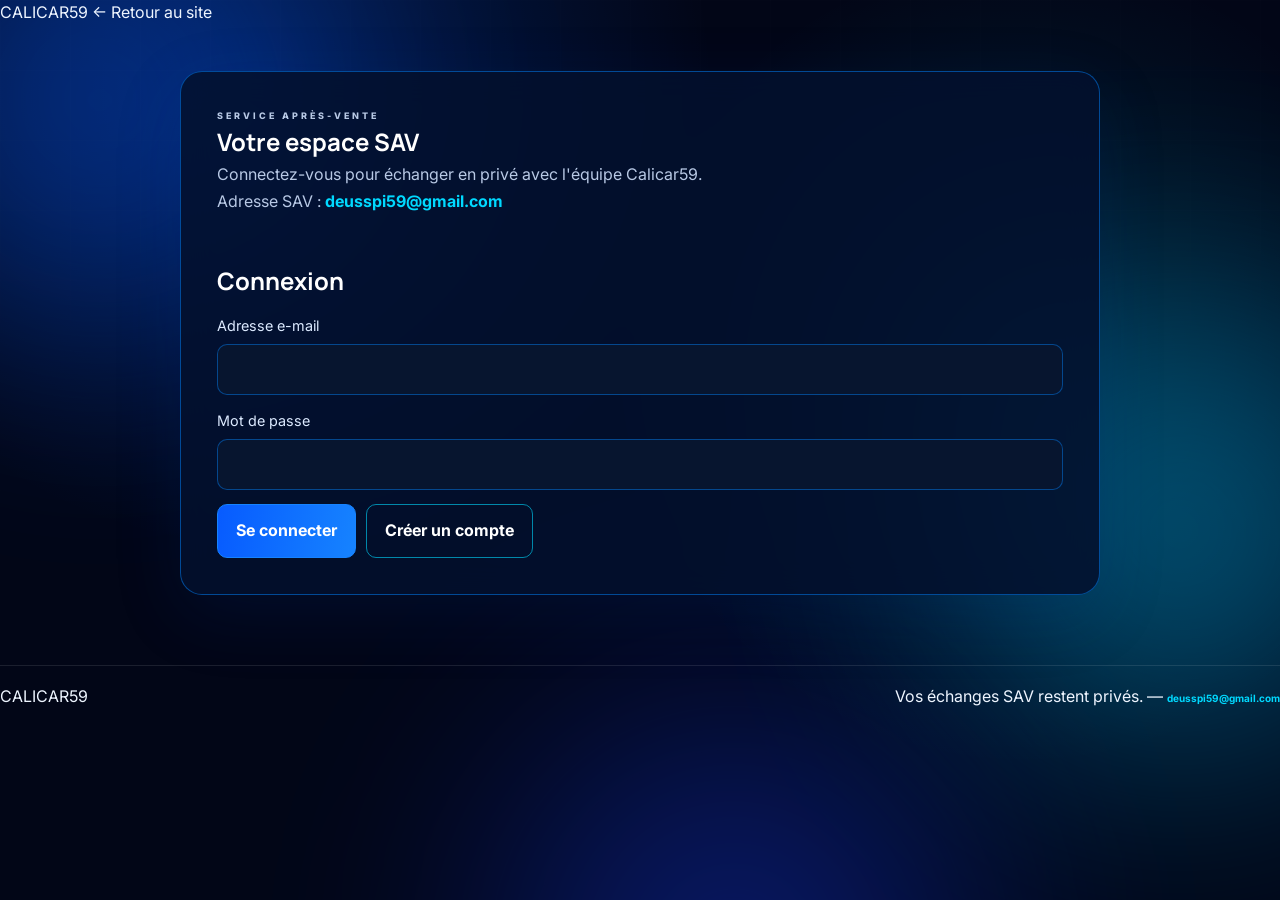
<file: sav.html>
<!DOCTYPE html>
<html lang="fr">
<head>
  <meta charset="UTF-8">
  <meta name="viewport" content="width=device-width, initial-scale=1">
  <meta name="theme-color" content="#020617">
  <meta name="description" content="Contactez le service après-vente Calicar59 en toute confidentialité.">
  <title>Messagerie SAV | Calicar59</title>

  <link rel="preconnect" href="https://fonts.googleapis.com">
  <link rel="preconnect" href="https://fonts.gstatic.com" crossorigin>
  <link href="https://fonts.googleapis.com/css2?family=Inter:wght@400;500;600;700;800&family=Manrope:wght@500;600;700;800&display=swap" rel="stylesheet">
  <link rel="stylesheet" href="style.css">

  <style>
    .sav-wrap {
      position: relative;
      z-index: 1;
      width: min(920px, calc(100% - 32px));
      margin: 45px auto 70px;
    }

    .sav-card {
      padding: clamp(20px, 4vw, 36px);
      border: 1px solid rgba(0, 131, 255, .5);
      border-radius: 22px;
      background: rgba(3, 17, 46, .88);
      color: #eef5ff;
      box-shadow: 0 20px 70px rgba(0, 55, 160, .14);
      backdrop-filter: blur(16px);
    }

    .sav-card h1,
    .sav-card h2 {
      color: #fff;
      font-family: Manrope, sans-serif;
    }

    .sav-card p {
      color: #b8c9e5;
      line-height: 1.7;
    }

    .sav-form {
      display: grid;
      gap: 14px;
      margin-top: 22px;
    }

    .sav-form label {
      display: grid;
      gap: 7px;
      color: #dceaff;
      font-size: .9rem;
    }

    .sav-form input,
    .sav-form textarea,
    .sav-form select {
      width: 100%;
      padding: 13px 14px;
      border: 1px solid rgba(0, 131, 255, .45);
      border-radius: 10px;
      background: #07152f;
      color: #fff;
      font: inherit;
    }

    .sav-form input:focus,
    .sav-form textarea:focus,
    .sav-form select:focus {
      outline: 2px solid #00d9ff;
      outline-offset: 1px;
    }

    .sav-btn {
      padding: 13px 18px;
      border: 1px solid #1683ff;
      border-radius: 10px;
      background: linear-gradient(100deg, #075bff, #1683ff);
      color: white;
      font: inherit;
      font-weight: 700;
      cursor: pointer;
    }

    .sav-btn:disabled {
      opacity: .55;
      cursor: wait;
    }

    .sav-btn.secondary {
      background: transparent;
      border-color: rgba(0, 217, 255, .6);
    }

    .sav-row {
      display: flex;
      flex-wrap: wrap;
      gap: 10px;
    }

    .sav-notice {
      min-height: 24px;
      overflow-wrap: anywhere;
    }

    .sav-error {
      color: #ffb4b4 !important;
    }

    .sav-success {
      color: #7fffd4 !important;
    }

    .sav-hidden {
      display: none !important;
    }

    .sav-conversation {
      margin-top: 22px;
      padding: 16px;
      border: 1px solid rgba(0, 131, 255, .35);
      border-radius: 14px;
      background: rgba(2, 6, 23, .4);
    }

    .sav-conversation button {
      width: 100%;
      padding: 12px;
      border: 1px solid rgba(0, 131, 255, .3);
      border-radius: 9px;
      background: #07152f;
      color: white;
      text-align: left;
      cursor: pointer;
      margin-top: 8px;
    }

    .sav-conversation button[aria-pressed="true"] {
      border-color: #00d9ff;
      background: rgba(0, 91, 255, .2);
    }

    .sav-messages {
      display: flex;
      flex-direction: column;
      gap: 12px;
      max-height: 420px;
      overflow-y: auto;
      margin: 18px 0;
      padding: 4px;
    }

    .sav-message {
      max-width: 88%;
      padding: 12px 15px;
      border: 1px solid rgba(0, 131, 255, .3);
      border-radius: 13px;
      background: #07152f;
      overflow-wrap: anywhere;
      white-space: pre-wrap;
    }

    .sav-message.mine {
      align-self: flex-end;
      background: rgba(7, 91, 255, .22);
      border-color: rgba(0, 217, 255, .4);
    }

    .sav-message small {
      display: block;
      margin-top: 7px;
      color: #91a4c4;
      font-size: .75rem;
    }

    .sav-section-title {
      margin-top: 30px;
    }

    #adminConversationActions {
      margin-top: 12px;
    }
  </style>
</head>

<body>
  <div class="background" aria-hidden="true">
    <div class="mesh mesh-1"></div>
    <div class="mesh mesh-2"></div>
    <div class="mesh mesh-3"></div>
    <div class="grid-background"></div>
  </div>

  <header class="vehicle-header">
    <div class="vehicle-header-inner">
      <a class="vehicle-brand" href="index.html">
        CALI<span>CAR59</span>
      </a>

      <a class="vehicle-back" href="index.html">
        ← Retour au site
      </a>
    </div>
  </header>

  <main class="sav-wrap">
    <section class="sav-card">

      <p class="eyebrow">
        SERVICE APRÈS-VENTE
      </p>

      <h1>
        Votre espace SAV
      </h1>

      <p>
        Connectez-vous pour échanger en privé avec l'équipe Calicar59.
        <br>
        Adresse SAV :
        <a
          href="mailto:deusspi59@gmail.com"
          style="color:#00d9ff; font-weight:700;"
        >
          deusspi59@gmail.com
        </a>
      </p>

      <p
        id="savNotice"
        class="sav-notice"
        role="status"
        aria-live="polite"
      ></p>

      <section id="authPanel">

        <form id="loginForm" class="sav-form">

          <h2>
            Connexion
          </h2>

          <label>
            Adresse e-mail

            <input
              id="email"
              type="email"
              autocomplete="email"
              required
            >
          </label>

          <label>
            Mot de passe

            <input
              id="password"
              type="password"
              autocomplete="current-password"
              required
              minlength="6"
            >
          </label>

          <div class="sav-row">

            <button
              class="sav-btn"
              type="submit"
            >
              Se connecter
            </button>

            <button
              class="sav-btn secondary"
              id="showSignup"
              type="button"
            >
              Créer un compte
            </button>

          </div>

        </form>

        <form
          id="signupForm"
          class="sav-form sav-hidden"
        >

          <h2>
            Créer un compte client
          </h2>

          <label>
            Adresse e-mail

            <input
              id="signupEmail"
              type="email"
              autocomplete="email"
              required
            >
          </label>

          <label>
            Mot de passe (6 caractères minimum)

            <input
              id="signupPassword"
              type="password"
              autocomplete="new-password"
              minlength="6"
              required
            >
          </label>

          <div class="sav-row">

            <button
              class="sav-btn"
              type="submit"
            >
              Créer mon compte
            </button>

            <button
              class="sav-btn secondary"
              id="showLogin"
              type="button"
            >
              Retour connexion
            </button>

          </div>

        </form>

      </section>

      <section
        id="inboxPanel"
        class="sav-hidden"
      >

        <p id="signedInAs"></p>

        <div class="sav-row">

          <button
            id="newConversation"
            class="sav-btn"
            type="button"
          >
            Nouvelle demande SAV
          </button>

          <button
            id="logout"
            class="sav-btn secondary"
            type="button"
          >
            Déconnexion
          </button>

        </div>

        <form
          id="newConversationForm"
          class="sav-form sav-hidden"
        >

          <h2>
            Nouvelle demande
          </h2>

          <label>
            Objet

            <input
              id="subject"
              maxlength="120"
              required
              placeholder="Ex. : Question après achat"
            >
          </label>

          <label>
            Votre message

            <textarea
              id="firstMessage"
              rows="4"
              maxlength="5000"
              required
              placeholder="Expliquez votre demande…"
            ></textarea>
          </label>

          <button
            class="sav-btn"
            type="submit"
          >
            Envoyer ma demande
          </button>

        </form>

        <h2
          id="conversationTitle"
          class="sav-section-title"
        >
          Mes conversations
        </h2>

        <div
          id="conversationList"
          class="sav-conversation"
        >
          Chargement des conversations…
        </div>

        <section
          id="threadPanel"
          class="sav-hidden"
        >

          <h2 id="threadTitle"></h2>

          <div
            id="adminConversationActions"
            class="sav-row sav-hidden"
          >
            <button
              id="closeConversation"
              class="sav-btn secondary"
              type="button"
            >
              Fermer la conversation
            </button>
          </div>

          <div
            id="messages"
            class="sav-messages"
            aria-live="polite"
          ></div>

          <form
            id="replyForm"
            class="sav-form"
          >

            <label>
              Votre réponse

              <textarea
                id="replyText"
                rows="3"
                maxlength="5000"
                required
                placeholder="Écrivez votre message…"
              ></textarea>
            </label>

            <button
              class="sav-btn"
              type="submit"
            >
              Envoyer le message
            </button>

          </form>

        </section>

      </section>

    </section>
  </main>

  <footer class="vehicle-footer">

    <div class="vehicle-footer-brand">
      CALI<span>CAR59</span>
    </div>

    <p>
      Vos échanges SAV restent privés. —
      <a
        href="mailto:deusspi59@gmail.com"
        style="color:#00d9ff;"
      >
        deusspi59@gmail.com
      </a>
    </p>

  </footer>

  <script
    type="module"
    src="./sav.js"
  ></script>

</body>
</html>
</file>
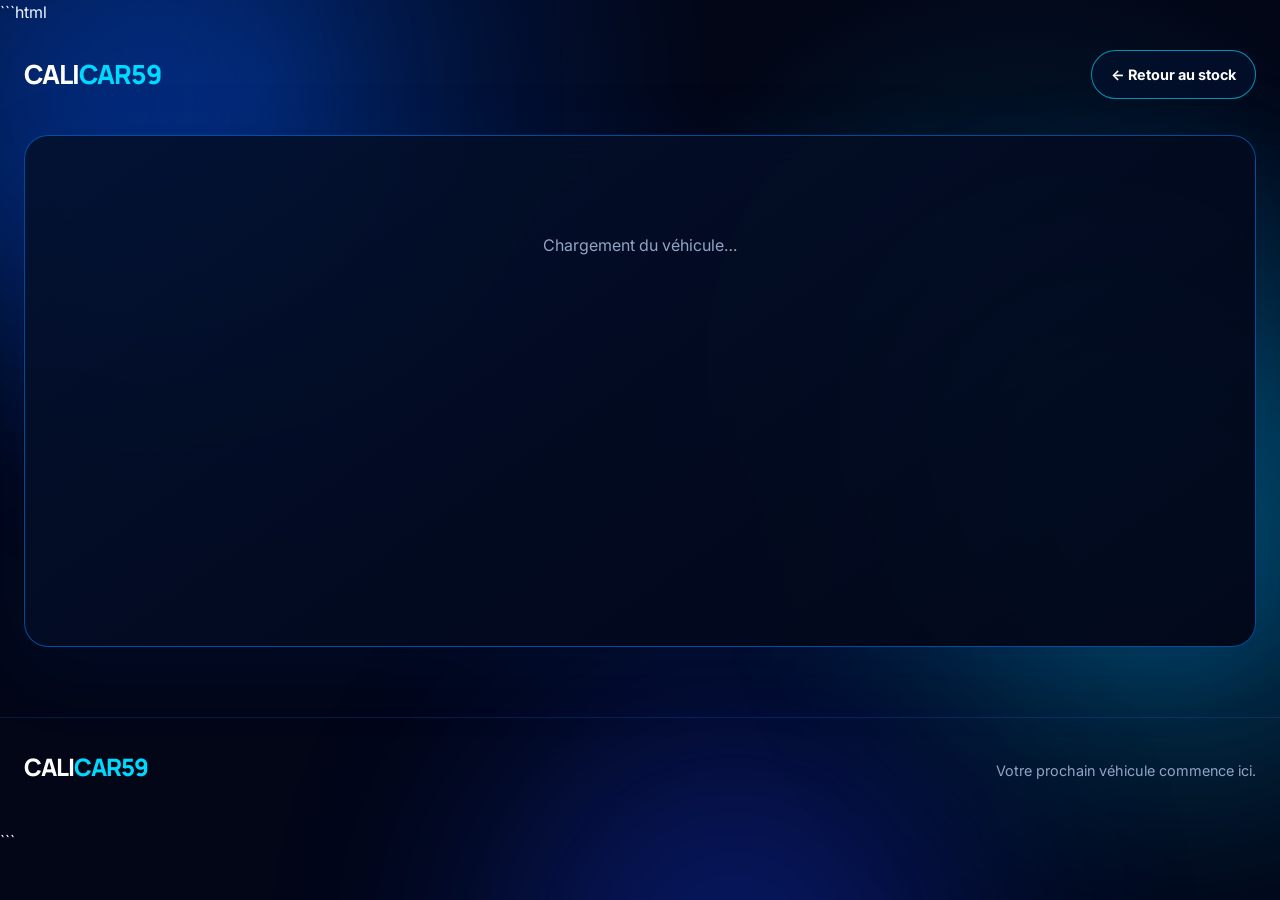
<file: vehicle.html>
```html
<!DOCTYPE html>
<html lang="fr">
<head>
  <meta charset="UTF-8">
  <meta name="viewport" content="width=device-width, initial-scale=1.0">
  <meta name="description" content="Découvrez les caractéristiques et les photos de ce véhicule chez Calicar59.">
  <meta name="theme-color" content="#020617">
  <title>Fiche véhicule | Calicar59</title>

  <link rel="preconnect" href="https://fonts.googleapis.com">
  <link rel="preconnect" href="https://fonts.gstatic.com" crossorigin>
  <link href="https://fonts.googleapis.com/css2?family=Inter:wght@400;500;600;700;800&family=Manrope:wght@500;600;700;800&display=swap" rel="stylesheet">
  <link rel="stylesheet" href="style.css">

  <style>
    /* Styles spécifiques à la fiche véhicule */

    body.vehicle-page {
      min-height: 100vh;
      color: var(--text, #eef5ff);
      background: #020617;
    }

    .vehicle-header {
      position: relative;
      z-index: 10;
      padding: 24px 0 0;
    }

    .vehicle-header-inner {
      width: min(calc(100% - 48px), 1240px);
      margin: 0 auto;
      display: flex;
      justify-content: space-between;
      align-items: center;
      gap: 20px;
    }

    .vehicle-brand {
      color: #fff;
      font-family: Manrope, sans-serif;
      font-size: 1.65rem;
      font-weight: 800;
      text-decoration: none;
      letter-spacing: -1px;
    }

    .vehicle-brand span {
      color: #00d9ff;
    }

    .vehicle-back {
      display: inline-flex;
      align-items: center;
      justify-content: center;
      gap: 10px;
      padding: 12px 19px;
      border: 1px solid rgba(0, 217, 255, .65);
      border-radius: 40px;
      background: rgba(3, 17, 46, .75);
      color: #fff;
      font: inherit;
      font-size: .9rem;
      font-weight: 700;
      text-decoration: none;
      transition: .25s ease;
    }

    .vehicle-back:hover {
      background: rgba(0, 217, 255, .12);
      border-color: #00d9ff;
      transform: translateY(-2px);
    }

    .vehicle-main {
      position: relative;
      z-index: 1;
      width: min(calc(100% - 48px), 1240px);
      margin: 36px auto 70px;
      padding: 30px;
      border: 1px solid rgba(0, 131, 255, .55);
      border-radius: 24px;
      background: linear-gradient(
        145deg,
        rgba(3, 17, 46, .91),
        rgba(2, 6, 23, .94)
      );
      box-shadow: 0 20px 80px rgba(0, 55, 160, .12);
      backdrop-filter: blur(16px);
    }

    .vehicle-panel {
      min-height: 50vh;
      animation: vehicleAppear .5s ease both;
    }

    @keyframes vehicleAppear {
      from {
        opacity: 0;
        transform: translateY(14px);
      }
      to {
        opacity: 1;
        transform: translateY(0);
      }
    }

    #vehicle h1 {
      margin: 12px 0;
      color: #fff;
      font-family: Manrope, sans-serif;
      font-size: clamp(2rem, 4vw, 3.1rem);
      font-weight: 800;
      line-height: 1.15;
      letter-spacing: -1.5px;
    }

    #vehicle h2 {
      margin: 30px 0 16px;
      color: #fff;
      font-family: Manrope, sans-serif;
      font-size: clamp(1.2rem, 2.5vw, 1.65rem);
      font-weight: 800;
    }

    #vehicle p {
      color: #c2d2ee;
      line-height: 1.85;
      overflow-wrap: anywhere;
    }

    #vehicle .message {
      padding: 65px 15px;
      color: #91a4c4;
      text-align: center;
    }

    /* Galerie */

    #vehicle .gallery {
      display: grid;
      grid-template-columns: repeat(4, minmax(0, 1fr));
      gap: 12px;
      margin: 25px 0 32px;
    }

    #vehicle .gallery-main {
      grid-column: 1 / -1;
      width: 100%;
      height: clamp(260px, 43vw, 540px);
      object-fit: contain;
      object-position: center;
      background: rgba(0, 8, 25, .85);
      border: 1px solid rgba(0, 131, 255, .5);
      border-radius: 16px;
      cursor: zoom-in;
      transition: border-color .25s, box-shadow .25s;
    }

    #vehicle .gallery-main:hover {
      border-color: #00d9ff;
      box-shadow: 0 0 25px rgba(0, 131, 255, .13);
    }

    #vehicle .gallery-thumb {
      width: 100%;
      aspect-ratio: 1.25 / 1;
      object-fit: cover;
      background: #03112e;
      border: 1px solid rgba(0, 131, 255, .35);
      border-radius: 11px;
      cursor: pointer;
      transition: .25s ease;
    }

    #vehicle .gallery-thumb:hover,
    #vehicle .gallery-thumb.active {
      border-color: #00d9ff;
      box-shadow: 0 0 14px rgba(0, 217, 255, .18);
      transform: translateY(-2px);
    }

    /* Prix et caractéristiques */

    #vehicle .price {
      display: inline-block;
      margin: 8px 0;
      color: #1683ff;
      font-family: Manrope, sans-serif;
      font-size: clamp(2rem, 4vw, 2.8rem);
      font-weight: 800;
      letter-spacing: -1px;
    }

    #vehicle .status {
      display: inline-block;
      padding: 6px 12px;
      border: 1px solid rgba(0, 217, 255, .35);
      border-radius: 30px;
      background: rgba(0, 217, 255, .1);
      color: #00d9ff;
      font-size: .78rem;
      font-weight: 800;
      text-transform: uppercase;
    }

    #vehicle .specs {
      display: grid;
      grid-template-columns: repeat(4, minmax(0, 1fr));
      gap: 13px;
      margin: 24px 0 35px;
    }

    #vehicle .spec {
      min-width: 0;
      padding: 17px;
      border: 1px solid rgba(0, 131, 255, .4);
      border-radius: 13px;
      background: linear-gradient(
        145deg,
        rgba(7, 38, 81, .65),
        rgba(3, 17, 46, .55)
      );
      transition: border-color .25s, transform .25s, background .25s;
    }

    #vehicle .spec:hover {
      transform: translateY(-3px);
      border-color: rgba(0, 217, 255, .8);
      background: rgba(0, 91, 255, .1);
    }

    #vehicle .spec small {
      display: block;
      margin-bottom: 6px;
      color: #91b7ed;
      font-size: .82rem;
      line-height: 1.5;
    }

    #vehicle .spec strong {
      display: block;
      color: #fff;
      font-size: .96rem;
      line-height: 1.5;
      overflow-wrap: anywhere;
    }

    /* Description et équipements */

    #vehicle .vehicle-text-section {
      min-width: 0;
      padding: 23px;
      border: 1px solid rgba(0, 131, 255, .35);
      border-radius: 15px;
      background: rgba(3, 17, 46, .5);
    }

    #vehicle .vehicle-text-section h2 {
      margin-top: 0;
    }

    #vehicle .vehicle-text-section p {
      margin-bottom: 0;
    }

    #vehicle .vehicle-description-grid {
      display: grid;
      grid-template-columns: repeat(2, minmax(0, 1fr));
      gap: 18px;
      margin-top: 25px;
    }

    /* Boutons */

    #vehicle .actions {
      display: flex;
      flex-wrap: wrap;
      gap: 13px;
      margin-top: 28px;
      padding-top: 24px;
      border-top: 1px solid rgba(0, 131, 255, .35);
    }

    #vehicle .button {
      display: inline-flex;
      align-items: center;
      justify-content: center;
      gap: 9px;
      min-height: 49px;
      padding: 13px 22px;
      border: 1px solid transparent;
      border-radius: 12px;
      font: inherit;
      font-size: .94rem;
      font-weight: 800;
      text-align: center;
      text-decoration: none;
      transition: .25s ease;
    }

    #vehicle .button:hover {
      transform: translateY(-2px);
    }

    #vehicle .primary {
      background: linear-gradient(100deg, #075bff, #1683ff);
      color: white;
      box-shadow: 0 5px 22px rgba(7, 91, 255, .25);
    }

    #vehicle .primary:hover {
      box-shadow: 0 8px 30px rgba(0, 131, 255, .4);
    }

    #vehicle .secondary {
      border-color: rgba(0, 131, 255, .7);
      background: rgba(3, 17, 46, .65);
      color: #fff;
    }

    #vehicle .secondary:hover {
      border-color: #00d9ff;
      background: rgba(0, 91, 255, .12);
    }

    #vehicle a:focus-visible,
    #vehicle button:focus-visible,
    .vehicle-back:focus-visible {
      outline: 3px solid #00d9ff;
      outline-offset: 4px;
    }

    /* Agrandissement des photos */

    .photo-lightbox {
      position: fixed;
      inset: 0;
      z-index: 9999;
      display: flex;
      align-items: center;
      justify-content: center;
      padding: 24px;
      background: rgba(2, 6, 23, .96);
      cursor: zoom-out;
    }

    .photo-lightbox img {
      display: block;
      max-width: 95vw;
      max-height: 90vh;
      object-fit: contain;
      border: 1px solid rgba(0, 217, 255, .3);
      border-radius: 12px;
    }

    .photo-lightbox-close {
      position: absolute;
      top: 15px;
      right: 22px;
      width: 48px;
      height: 48px;
      border: 1px solid rgba(0, 217, 255, .4);
      border-radius: 50%;
      background: #03112e;
      color: white;
      font-size: 32px;
      cursor: pointer;
    }

    /* Pied de page */

    .vehicle-footer {
      position: relative;
      z-index: 1;
      padding: 30px 24px 36px;
      border-top: 1px solid rgba(0, 131, 255, .2);
      color: #91a4c4;
      text-align: center;
    }

    .vehicle-footer-brand {
      margin-bottom: 7px;
      color: white;
      font-family: Manrope, sans-serif;
      font-size: 1.5rem;
      font-weight: 800;
      letter-spacing: -1px;
    }

    .vehicle-footer-brand span {
      color: #00d9ff;
    }

    .vehicle-footer p {
      margin: 0;
      font-size: .9rem;
    }

    @media (max-width: 950px) {
      .vehicle-main {
        padding: 23px;
      }

      #vehicle .specs {
        grid-template-columns: repeat(3, minmax(0, 1fr));
      }
    }

    @media (max-width: 650px) {
      .vehicle-header {
        padding-top: 18px;
      }

      .vehicle-header-inner,
      .vehicle-main {
        width: calc(100% - 28px);
      }

      .vehicle-header-inner {
        align-items: flex-start;
        flex-direction: column;
        gap: 14px;
      }

      .vehicle-brand {
        font-size: 1.45rem;
      }

      .vehicle-main {
        margin: 25px auto 40px;
        padding: 15px;
        border-radius: 17px;
      }

      #vehicle .gallery {
        grid-template-columns: repeat(3, minmax(0, 1fr));
        gap: 8px;
      }

      #vehicle .gallery-main {
        height: 270px;
      }

      #vehicle .specs {
        grid-template-columns: repeat(2, minmax(0, 1fr));
        gap: 9px;
      }

      #vehicle .spec {
        padding: 12px;
      }

      #vehicle .spec small {
        font-size: .78rem;
      }

      #vehicle .spec strong {
        font-size: .88rem;
      }

      #vehicle .vehicle-description-grid {
        grid-template-columns: 1fr;
        gap: 13px;
      }

      #vehicle .vehicle-text-section {
        padding: 17px;
      }

      #vehicle .actions {
        flex-direction: column;
      }

      #vehicle .button {
        width: 100%;
      }
    }

    @media (prefers-reduced-motion: reduce) {
      *,
      *::before,
      *::after {
        scroll-behavior: auto !important;
        animation-duration: .01ms !important;
        animation-iteration-count: 1 !important;
        transition-duration: .01ms !important;
      }
    }
  </style>
</head>

<body class="vehicle-page">

  <!-- Même fond animé que la page d'accueil -->
  <div class="background" aria-hidden="true">
    <div class="mesh mesh-1"></div>
    <div class="mesh mesh-2"></div>
    <div class="mesh mesh-3"></div>
    <div class="grid-background"></div>
  </div>

  <header class="vehicle-header">
    <div class="vehicle-header-inner">
      <a class="vehicle-brand" href="index.html" aria-label="Calicar59 - Accueil">
        CALI<span>CAR59</span>
      </a>

      <a class="vehicle-back" href="index.html#accueil">
        ← Retour au stock
      </a>
    </div>
  </header>

  <main class="vehicle-main">
    <section id="vehicle" class="vehicle-panel" aria-live="polite">
      <p class="message">Chargement du véhicule…</p>
    </section>
  </main>

  <footer class="vehicle-footer">
    <div class="vehicle-footer-brand">CALI<span>CAR59</span></div>
    <p>Votre prochain véhicule commence ici.</p>
  </footer>

  <script type="module" src="./vehicle-detail.js"></script>
</body>
</html>
```
</file>
<file: style.css>
/* =========================================================
   CALICAR59 — DESIGN 2026
   Bleu nuit / bleu électrique / cyan
========================================================= */


/* =========================================================
   VARIABLES
========================================================= */

:root {

    --blue-dark: #020617;
    --blue-deep: #03112e;
    --blue: #075bff;
    --blue-light: #1683ff;
    --cyan: #00d9ff;

    --white: #ffffff;
    --white-soft: #e8f1ff;

    --text: #eef5ff;
    --text-muted: #91a4c4;

    --border: rgba(255, 255, 255, 0.10);
    --glass: rgba(255, 255, 255, 0.055);

    --radius: 24px;
    --radius-small: 14px;

    --container: 1240px;

    --transition: 0.35s cubic-bezier(.2,.8,.2,1);
}


/* =========================================================
   RESET
========================================================= */

* {
    margin: 0;
    padding: 0;
    box-sizing: border-box;
}

html {
    scroll-behavior: smooth;
}

body {

    font-family: "Inter", sans-serif;

    background: var(--blue-dark);

    color: var(--text);

    overflow-x: hidden;

    line-height: 1.6;
}

a {
    color: inherit;
    text-decoration: none;
}

button {
    font-family: inherit;
}


/* =========================================================
   BACKGROUND
========================================================= */

.background {

    position: fixed;

    inset: 0;

    z-index: -10;

    overflow: hidden;

    background:

        radial-gradient(
            circle at 20% 10%,
            rgba(0, 94, 255, 0.25),
            transparent 35%
        ),

        radial-gradient(
            circle at 80% 40%,
            rgba(0, 217, 255, 0.14),
            transparent 35%
        ),

        #020617;
}


.mesh {

    position: absolute;

    width: 700px;
    height: 700px;

    border-radius: 50%;

    filter: blur(100px);

    opacity: 0.45;

    animation:
        meshMove 15s infinite alternate ease-in-out;
}


.mesh-1 {

    top: -250px;
    left: -250px;

    background:
        radial-gradient(
            circle,
            #075bff 0%,
            transparent 70%
        );
}


.mesh-2 {

    right: -250px;
    top: 20%;

    background:
        radial-gradient(
            circle,
            #00bfff 0%,
            transparent 70%
        );

    animation-delay: -5s;
}


.mesh-3 {

    bottom: -400px;
    left: 30%;

    background:
        radial-gradient(
            circle,
            #153eff 0%,
            transparent 70%
        );

    animation-delay: -9s;
}


@keyframes meshMove {

    0% {
        transform: translate(0, 0) scale(1);
    }

    50% {
        transform: translate(120px, -80px) scale(1.15);
    }

    100% {
        transform: translate(-80px, 100px) scale(.95);
    }
}


.grid-background {

    position: absolute;

    inset: 0;

    opacity: .17;

    background-image:

        linear-gradient(
            rgba(255,255,255,.04) 1px,
            transparent 1px
        ),

        linear-gradient(
            90deg,
            rgba(255,255,255,.04) 1px,
            transparent 1px
        );

    background-size: 70px 70px;

    mask-image:
        linear-gradient(
            to bottom,
            black,
            transparent 80%
        );
}


/* =========================================================
   CONTAINER
========================================================= */

.section-container,
.nav-container {

    width: min(
        calc(100% - 48px),
        var(--container)
    );

    margin: auto;
}


/* =========================================================
   NAVBAR
========================================================= */

.navbar {

    position: fixed;

    top: 0;
    left: 0;

    width: 100%;

    z-index: 1000;

    padding: 20px 0;

    transition: var(--transition);
}


.navbar.scrolled {

    padding: 12px 0;

    background: rgba(2, 6, 23, .75);

    backdrop-filter: blur(25px);

    border-bottom: 1px solid var(--border);
}


.nav-container {

    display: flex;

    align-items: center;

    justify-content: space-between;

    gap: 30px;
}


/* LOGO */

.brand {

    display: flex;

    align-items: baseline;

    font-family: "Manrope", sans-serif;

    font-size: 24px;

    font-weight: 800;

    letter-spacing: -1.5px;

    white-space: nowrap;
}


.brand-cali {
    color: white;
}

.brand-car {
    color: #49a7ff;
}

.brand-59 {

    margin-left: 4px;

    color: var(--cyan);

    font-size: 16px;
}


/* NAV */

.nav-menu {

    display: flex;

    align-items: center;

    gap: 5px;

    margin-left: auto;
}


.nav-link {

    position: relative;

    display: flex;

    align-items: center;

    gap: 7px;

    padding: 10px 14px;

    border: 0;

    background: transparent;

    color: #b8c7de;

    font-size: 13px;

    font-weight: 600;

    cursor: pointer;

    transition: var(--transition);
}


.nav-link:hover,
.nav-link.active {

    color: white;
}


.nav-link::after {

    content: "";

    position: absolute;

    left: 14px;
    right: 14px;

    bottom: 3px;

    height: 1px;

    background: linear-gradient(
        90deg,
        var(--blue),
        var(--cyan)
    );

    transform: scaleX(0);

    transform-origin: left;

    transition: var(--transition);
}


.nav-link:hover::after,
.nav-link.active::after {

    transform: scaleX(1);
}


.arrow {

    font-size: 15px;

    transition: transform var(--transition);
}


.nav-dropdown:hover .arrow {
    transform: rotate(180deg);
}


/* =========================================================
   DROPDOWN
========================================================= */

.nav-dropdown {

    position: relative;
}


.dropdown-panel {

    position: absolute;

    top: calc(100% + 18px);

    left: 0;

    width: 280px;

    padding: 10px;

    border: 1px solid var(--border);

    border-radius: 18px;

    background:
        linear-gradient(
            145deg,
            rgba(12, 35, 77, .95),
            rgba(2, 10, 27, .97)
        );

    box-shadow:
        0 25px 70px rgba(0,0,0,.45),
        inset 0 1px rgba(255,255,255,.06);

    backdrop-filter: blur(25px);

    opacity: 0;

    visibility: hidden;

    transform:
        translateY(10px)
        scale(.97);

    transform-origin: top left;

    transition: var(--transition);
}


.nav-dropdown:hover .dropdown-panel {

    opacity: 1;

    visibility: visible;

    transform:
        translateY(0)
        scale(1);
}


.dropdown-panel::before {

    content: "";

    position: absolute;

    top: -5px;
    left: 25px;

    width: 10px;
    height: 10px;

    background: #0b234d;

    border-left: 1px solid var(--border);
    border-top: 1px solid var(--border);

    transform: rotate(45deg);
}


.dropdown-panel a {

    display: flex;

    align-items: center;

    gap: 13px;

    padding: 13px;

    border-radius: 12px;

    transition: var(--transition);
}


.dropdown-panel a:hover {

    background: rgba(30, 116, 255, .12);

    transform: translateX(5px);
}


.dropdown-icon {

    display: grid;

    place-items: center;

    width: 38px;
    height: 38px;

    border-radius: 11px;

    background:
        linear-gradient(
            135deg,
            rgba(30,120,255,.22),
            rgba(0,217,255,.08)
        );

    color: #61b2ff;

    font-size: 11px;

    font-weight: 700;
}


.dropdown-panel strong {

    display: block;

    font-size: 13px;
}


.dropdown-panel small {

    display: block;

    margin-top: 2px;

    color: var(--text-muted);

    font-size: 11px;
}


/* =========================================================
   NAV CTA
========================================================= */

.nav-cta {

    display: flex;

    align-items: center;

    gap: 12px;

    padding: 10px 15px;

    border: 1px solid rgba(65,150,255,.35);

    border-radius: 12px;

    background:
        rgba(18,92,255,.12);

    color: white;

    font-size: 12px;

    font-weight: 700;

    transition: var(--transition);
}


.nav-cta b {

    display: grid;

    place-items: center;

    width: 25px;
    height: 25px;

    border-radius: 8px;

    background: #0874ff;
}


.nav-cta:hover {

    border-color: var(--cyan);

    transform: translateY(-2px);

    box-shadow:
        0 10px 30px rgba(0,105,255,.25);
}


/* =========================================================
   HERO
========================================================= */

.hero {

    position: relative;

    min-height: 100vh;

    display: flex;

    align-items: center;

    padding:
        150px 0
        80px;

    overflow: hidden;
}


.hero::before {

    content: "";

    position: absolute;

    width: 600px;
    height: 600px;

    right: -180px;
    top: 10%;

    border-radius: 50%;

    background:
        radial-gradient(
            circle,
            rgba(0, 198, 255, .13),
            transparent 65%
        );

    filter: blur(30px);
}


.hero-content {

    width: min(
        calc(100% - 48px),
        var(--container)
    );

    margin: auto;

    position: relative;

    z-index: 2;
}


.location-pill {

    display: inline-flex;

    align-items: center;

    gap: 10px;

    padding: 8px 13px;

    border: 1px solid rgba(100,180,255,.17);

    border-radius: 100px;

    background: rgba(255,255,255,.045);

    backdrop-filter: blur(15px);

    color: #9eb3d1;

    font-size: 10px;

    font-weight: 700;

    letter-spacing: 1.5px;
}


.location-dot {

    width: 6px;
    height: 6px;

    border-radius: 50%;

    background: #00d9ff;

    box-shadow:
        0 0 15px #00d9ff;
}


.pill-line {

    width: 20px;
    height: 1px;

    background: #426184;
}


.hero h1 {

    margin-top: 32px;

    max-width: 850px;

    font-family: "Manrope", sans-serif;

    line-height: .93;

    letter-spacing: -5px;
}


.title-small {

    display: block;

    margin-bottom: 13px;

    color: #7790b5;

    font-size: clamp(13px, 2vw, 18px);

    font-weight: 700;

    letter-spacing: 5px;
}


.title-main {

    display: block;

    color: white;

    font-size: clamp(70px, 11vw, 145px);

    font-weight: 800;
}


.title-main span {

    color: transparent;

    -webkit-text-stroke:
        1px rgba(72,173,255,.8);

    text-shadow:
        0 0 50px rgba(0,143,255,.2);
}


.title-outline {

    display: block;

    margin-top: 18px;

    color: transparent;

    -webkit-text-stroke:
        1px rgba(146,181,226,.65);

    font-size: clamp(28px, 5vw, 65px);

    font-weight: 800;

    letter-spacing: -2px;
}


.hero-description {

    max-width: 580px;

    margin-top: 35px;

    color: #9db0cc;

    font-size: 16px;

    line-height: 1.8;
}


.hero-description strong {
    color: #eaf3ff;
}


.hero-actions {

    display: flex;

    gap: 12px;

    margin-top: 34px;
}


/* BUTTONS */

.button {

    display: inline-flex;

    align-items: center;

    justify-content: center;

    gap: 25px;

    min-height: 52px;

    padding: 0 20px;

    border-radius: 12px;

    font-size: 12px;

    font-weight: 700;

    transition: var(--transition);
}


.button b {

    font-size: 16px;
}


.button-primary {

    color: white;

    background:
        linear-gradient(
            120deg,
            #075bff,
            #00a9ff
        );

    box-shadow:
        0 15px 35px rgba(0,100,255,.22);
}


.button-primary:hover {

    transform: translateY(-3px);

    box-shadow:
        0 20px 45px rgba(0,130,255,.35);
}


.button-glass {

    border: 1px solid var(--border);

    background: rgba(255,255,255,.045);

    color: white;

    backdrop-filter: blur(15px);
}


.button-glass:hover {

    background: rgba(255,255,255,.09);

    transform: translateY(-3px);
}


.button-white {

    background: white;

    color: #03215a;
}


.button-white:hover {

    transform: translateY(-3px);

    box-shadow:
        0 15px 40px rgba(255,255,255,.15);
}


/* =========================================================
   HERO STATS
========================================================= */

.hero-stats {

    display: flex;

    align-items: center;

    gap: 25px;

    margin-top: 55px;
}


.stat {

    display: flex;

    flex-direction: column;
}


.stat strong {

    color: white;

    font-family: "Manrope";

    font-size: 18px;
}


.stat span {

    margin-top: 2px;

    color: #7085a5;

    font-size: 9px;

    text-transform: uppercase;

    letter-spacing: 1px;
}


.stat-separator {

    width: 1px;

    height: 32px;

    background: rgba(255,255,255,.12);
}


/* =========================================================
   HERO VISUAL
========================================================= */

.hero-visual {

    position: absolute;

    width: 650px;
    height: 650px;

    right: 2%;

    top: 50%;

    transform: translateY(-45%);

    pointer-events: none;
}


.car-display {

    position: absolute;

    inset: 100px;

    display: grid;

    place-items: center;

    border-radius: 50%;

    background:
        radial-gradient(
            circle,
            rgba(25,126,255,.24),
            rgba(4,18,47,.05) 60%,
            transparent 70%
        );

    border:
        1px solid rgba(71,158,255,.16);

    box-shadow:
        inset 0 0 80px rgba(0,100,255,.10),
        0 0 100px rgba(0,106,255,.10);

    transition:
        transform .2s ease-out;
}


.car-light {

    position: absolute;

    width: 380px;
    height: 150px;

    border-radius: 50%;

    background:
        radial-gradient(
            ellipse,
            rgba(0,210,255,.35),
            transparent 65%
        );

    filter: blur(30px);
}


.car-symbol {

    position: relative;

    font-size: 190px;

    filter:
        drop-shadow(
            0 25px 40px
            rgba(0,0,0,.55)
        );

    transform:
        rotate(-3deg);

    z-index: 2;
}


.car-reflection {

    position: absolute;

    bottom: 100px;

    width: 300px;
    height: 40px;

    border-radius: 50%;

    background:
        radial-gradient(
            ellipse,
            rgba(0,190,255,.35),
            transparent 70%
        );

    filter: blur(15px);
}


.orbit {

    position: absolute;

    inset: 50px;

    border: 1px solid rgba(62,153,255,.12);

    border-radius: 50%;

    transform: rotate(-25deg);
}


.orbit-one {

    border-top-color: rgba(0,210,255,.6);

    animation:
        orbit 12s linear infinite;
}


.orbit-two {

    inset: 120px;

    border-bottom-color: rgba(36,113,255,.5);

    animation:
        orbit 18s linear infinite reverse;
}


@keyframes orbit {

    to {
        transform: rotate(335deg);
    }
}


.floating-card {

    position: absolute;

    display: flex;

    align-items: center;

    gap: 10px;

    padding: 12px 14px;

    border:
        1px solid rgba(255,255,255,.1);

    border-radius: 13px;

    background:
        rgba(5,18,43,.68);

    backdrop-filter: blur(20px);

    box-shadow:
        0 20px 50px rgba(0,0,0,.25);
}


.card-top {

    top: 90px;
    right: 10px;

    animation:
        float 5s ease-in-out infinite;
}


.card-bottom {

    bottom: 90px;
    left: 15px;

    animation:
        float 6s ease-in-out infinite reverse;
}


@keyframes float {

    0%,100% {
        transform: translateY(0);
    }

    50% {
        transform: translateY(-12px);
    }
}


.mini-dot,
.live-indicator {

    width: 7px;
    height: 7px;

    border-radius: 50%;

    background: #00e0ff;

    box-shadow:
        0 0 12px #00e0ff;
}


.floating-card small {

    display: block;

    color: #7188a9;

    font-size: 8px;

    letter-spacing: 1px;
}


.floating-card strong {

    display: block;

    margin-top: 2px;

    color: white;

    font-size: 10px;
}


.arrow-circle {

    display: grid;

    place-items: center;

    width: 25px;
    height: 25px;

    border-radius: 50%;

    background: rgba(0,120,255,.18);

    color: #63c4ff;
}


/* =========================================================
   SCROLL
========================================================= */

.scroll-indicator {

    position: absolute;

    left: 30px;
    bottom: 40px;

    display: flex;

    align-items: center;

    gap: 15px;

    color: #526987;

    font-size: 8px;

    letter-spacing: 3px;

    writing-mode: vertical-rl;
}


.scroll-line {

    width: 1px;
    height: 45px;

    background:
        linear-gradient(
            white,
            transparent
        );
}


/* =========================================================
   SECTIONS
========================================================= */

section {
    position: relative;
}


.intro-section,
.stock-section,
.services-section,
.about-section,
.contact-section {

    padding: 140px 0;
}


.eyebrow {

    color: #4faeff;

    font-size: 9px;

    font-weight: 800;

    letter-spacing: 3px;
}


/* =========================================================
   INTRO
========================================================= */

.intro-section {

    border-top: 1px solid var(--border);

    background:
        linear-gradient(
            180deg,
            rgba(2,6,23,.4),
            rgba(5,20,50,.3)
        );
}


.intro-label {

    display: flex;

    align-items: center;

    gap: 15px;

    margin-bottom: 60px;

    color: #637997;

    font-size: 10px;

    letter-spacing: 2px;
}


.intro-label span:first-child {

    color: #25a5ff;
}


.intro-content {

    max-width: 900px;
}


.intro-content h2,
.section-heading h2,
.about-content h2,
.contact-heading h2 {

    font-family: "Manrope";

    font-size: clamp(42px, 6vw, 76px);

    line-height: 1;

    letter-spacing: -3px;

    font-weight: 800;
}


.intro-content h2 span,
.section-heading h2 span,
.about-content h2 span,
.contact-heading h2 span,
.future-content h2 span,
.sav-box h2 span {

    color: #4ab5ff;
}


.intro-content p {

    max-width: 700px;

    margin-top: 30px;

    color: var(--text-muted);

    font-size: 15px;

    line-height: 1.9;
}


/* =========================================================
   STOCK
========================================================= */

.section-heading {

    display: flex;

    align-items: flex-end;

    justify-content: space-between;

    gap: 50px;

    margin-bottom: 65px;
}


.section-heading h2 {

    max-width: 700px;

    margin-top: 20px;
}


.section-heading > p {

    max-width: 300px;

    color: #7388a6;

    font-size: 13px;

    line-height: 1.8;
}


.stock-grid {

    display: grid;

    grid-template-columns:
        repeat(3, 1fr);

    gap: 20px;
}


.vehicle-card {

    overflow: hidden;

    border:
        1px solid rgba(255,255,255,.08);

    border-radius: 20px;

    background:
        rgba(255,255,255,.035);

    transition:
        transform .45s cubic-bezier(.2,.8,.2,1),
        border-color .3s,
        box-shadow .3s;
}


.vehicle-card:hover {

    transform: translateY(-10px);

    border-color:
        rgba(45,160,255,.35);

    box-shadow:
        0 30px 70px rgba(0,50,120,.25);
}


.vehicle-picture {

    position: relative;

    height: 300px;

    display: grid;

    place-items: center;

    overflow: hidden;
}


.picture-blue {

    background:
        radial-gradient(
            circle at 50% 50%,
            #1475e8,
            #06245c 70%
        );
}


.picture-cyan {

    background:
        radial-gradient(
            circle at 50% 50%,
            #009ac9,
            #032b58 70%
        );
}


.picture-dark {

    background:
        radial-gradient(
            circle at 50% 50%,
            #263c76,
            #040b20 70%
        );
}


.vehicle-picture::after {

    content: "";

    position: absolute;

    inset: 0;

    background:
        linear-gradient(
            135deg,
            rgba(255,255,255,.08),
            transparent 35%
        );
}


.vehicle-status {

    position: absolute;

    top: 18px;
    left: 18px;

    z-index: 2;

    padding: 6px 9px;

    border-radius: 100px;

    background:
        rgba(0,15,40,.6);

    border:
        1px solid rgba(255,255,255,.12);

    color: #9edaff;

    font-size: 8px;

    font-weight: 800;

    letter-spacing: 1px;
}


.vehicle-status.coming {

    color: #ffd978;
}


.fake-car {

    position: relative;

    z-index: 2;

    font-size: 115px;

    filter:
        drop-shadow(
            0 25px 30px
            rgba(0,0,0,.5)
        );

    transition: transform .5s ease;
}


.vehicle-card:hover .fake-car {

    transform:
        scale(1.08)
        translateY(-5px);
}


.vehicle-number {

    position: absolute;

    right: 20px;
    bottom: 15px;

    color: rgba(255,255,255,.2);

    font-family: "Manrope";

    font-size: 60px;

    font-weight: 800;
}


.vehicle-info {

    padding: 25px;
}


.vehicle-type {

    color: #3ca8ff;

    font-size: 9px;

    font-weight: 800;

    letter-spacing: 2px;
}


.vehicle-info h3 {

    margin-top: 8px;

    font-family: "Manrope";

    font-size: 21px;
}


.vehicle-info p {

    margin-top: 6px;

    color: #7186a4;

    font-size: 11px;
}


.vehicle-footer {

    display: flex;

    align-items: center;

    justify-content: space-between;

    gap: 10px;

    margin-top: 25px;

    padding-top: 18px;

    border-top: 1px solid var(--border);
}


.vehicle-footer strong {

    font-size: 12px;
}


.vehicle-footer a {

    color: #4db5ff;

    font-size: 10px;

    font-weight: 700;

    transition: var(--transition);
}


.vehicle-footer a:hover {
    color: white;
}


/* =========================================================
   FUTURE
========================================================= */

.future-section {

    overflow: hidden;

    padding: 80px 0;

    background:
        linear-gradient(
            110deg,
            #04398d,
            #007ac7,
            #0056df
        );
}


.future-section::before {

    content: "";

    position: absolute;

    width: 500px;
    height: 500px;

    right: -150px;
    top: -200px;

    border-radius: 50%;

    background:
        rgba(0,229,255,.18);

    filter: blur(30px);
}


.future-content {

    display: flex;

    align-items: center;

    justify-content: space-between;

    gap: 40px;
}


.future-content h2 {

    max-width: 750px;

    margin-top: 15px;

    font-family: "Manrope";

    font-size: clamp(32px, 5vw, 58px);

    line-height: 1;

    letter-spacing: -2px;
}


.future-content .eyebrow {
    color: #a9e9ff;
}


/* =========================================================
   SERVICES
========================================================= */

.services-grid {

    display: grid;

    grid-template-columns:
        repeat(3, 1fr);

    margin-top: 70px;

    border-top: 1px solid var(--border);
}


.service {

    position: relative;

    min-height: 330px;

    padding: 35px;

    border-right: 1px solid var(--border);

    transition: var(--transition);
}


.service:last-child {
    border-right: 0;
}


.service:hover {

    background:
        linear-gradient(
            180deg,
            rgba(10,105,255,.08),
            transparent
        );
}


.service-number {

    color: #496581;

    font-size: 10px;

    letter-spacing: 2px;
}


.service-icon {

    display: grid;

    place-items: center;

    width: 55px;
    height: 55px;

    margin-top: 65px;

    border:
        1px solid rgba(47,153,255,.25);

    border-radius: 16px;

    background:
        linear-gradient(
            135deg,
            rgba(10,102,255,.25),
            rgba(0,217,255,.05)
        );

    color: #5bb9ff;

    font-size: 20px;

    transition: var(--transition);
}


.service:hover .service-icon {

    transform:
        rotate(-8deg)
        scale(1.08);

    box-shadow:
        0 10px 30px rgba(0,125,255,.18);
}


.service h3 {

    margin-top: 25px;

    font-family: "Manrope";

    font-size: 24px;
}


.service p {

    max-width: 300px;

    margin-top: 12px;

    color: #7186a4;

    font-size: 12px;

    line-height: 1.8;
}


/* =========================================================
   ABOUT
========================================================= */

.about-section {

    border-top: 1px solid var(--border);

    background:
        radial-gradient(
            circle at 10% 50%,
            rgba(0,95,255,.13),
            transparent 35%
        );
}


.about-grid {

    display: grid;

    grid-template-columns: 280px 1fr;

    gap: 80px;

    align-items: center;
}


.about-number {

    display: flex;

    flex-direction: column;

    align-items: center;

    justify-content: center;

    width: 260px;
    height: 260px;

    border-radius: 50%;

    border:
        1px solid rgba(44,146,255,.25);

    background:
        radial-gradient(
            circle,
            rgba(12,100,255,.17),
            rgba(4,16,39,.1)
        );

    box-shadow:
        inset 0 0 70px rgba(0,110,255,.08);
}


.about-number span {

    font-family: "Manrope";

    font-size: 110px;

    line-height: .8;

    font-weight: 800;

    color: transparent;

    -webkit-text-stroke:
        1px #3d9fff;
}


.about-number small {

    margin-top: 18px;

    color: #6f87a8;

    font-size: 9px;

    letter-spacing: 5px;
}


.about-content h2 {

    max-width: 700px;

    margin-top: 20px;
}


.large-text {

    max-width: 700px;

    margin-top: 35px;

    color: #dbe9ff;

    font-size: 20px;

    line-height: 1.6;
}


.about-content > p:not(.large-text) {

    max-width: 650px;

    margin-top: 18px;

    color: #748aa9;

    font-size: 13px;

    line-height: 1.9;
}


.location-box {

    display: inline-flex;

    align-items: center;

    gap: 13px;

    margin-top: 35px;

    padding: 13px 16px;

    border:
        1px solid var(--border);

    border-radius: 13px;

    background:
        rgba(255,255,255,.035);
}


.location-box > span {

    color: #35adff;

    font-size: 20px;
}


.location-box strong {

    display: block;

    font-size: 12px;
}


.location-box small {

    display: block;

    margin-top: 2px;

    color: #7186a5;

    font-size: 10px;
}


/* =========================================================
   SAV
========================================================= */

.sav-section {

    padding: 100px 0;
}


.sav-box {

    display: flex;

    align-items: center;

    justify-content: space-between;

    gap: 40px;

    padding: 55px;

    border:
        1px solid rgba(51,149,255,.18);

    border-radius: 25px;

    background:
        linear-gradient(
            120deg,
            rgba(8,73,170,.28),
            rgba(0,178,255,.05)
        );

    box-shadow:
        inset 0 1px rgba(255,255,255,.04);
}


.sav-box h2 {

    margin-top: 18px;

    max-width: 700px;

    font-family: "Manrope";

    font-size: clamp(32px, 5vw, 54px);

    line-height: 1;

    letter-spacing: -2px;
}


.sav-box p {

    margin-top: 18px;

    color: #8298b7;

    font-size: 13px;
}


/* =========================================================
   CONTACT
========================================================= */

.contact-section {

    padding-bottom: 120px;
}


.contact-heading {

    max-width: 850px;

    margin-bottom: 65px;
}


.contact-heading h2 {

    margin-top: 20px;
}


.contact-grid {

    display: grid;

    grid-template-columns:
        repeat(3, 1fr);

    gap: 15px;
}


.contact-item {

    display: flex;

    align-items: flex-start;

    gap: 18px;

    padding: 25px;

    border:
        1px solid var(--border);

    border-radius: 18px;

    background:
        rgba(255,255,255,.035);

    transition: var(--transition);
}


.contact-item:hover {

    transform: translateY(-6px);

    border-color:
        rgba(55,157,255,.35);

    background:
        rgba(10,90,190,.08);
}


.contact-icon {

    display: grid;

    place-items: center;

    width: 46px;
    height: 46px;

    flex-shrink: 0;

    border-radius: 13px;

    background:
        rgba(15,108,255,.15);

    color: #53b7ff;

    font-size: 17px;
}


.contact-item small {

    display: block;

    color: #5d7392;

    font-size: 8px;

    letter-spacing: 2px;

    font-weight: 800;
}


.contact-item strong {

    display: block;

    margin-top: 5px;

    color: white;

    font-family: "Manrope";

    font-size: 14px;
}


.contact-item div > span {

    display: block;

    margin-top: 7px;

    color: #4aabf9;

    font-size: 10px;
}


/* =========================================================
   FOOTER
========================================================= */

.footer {

    border-top: 1px solid var(--border);

    background:
        rgba(0,0,0,.25);
}


.footer-top {

    display: grid;

    grid-template-columns:
        2fr 1fr 1fr;

    gap: 60px;

    padding:
        70px 0;
}


.footer-brand {

    font-size: 27px;
}


.footer-top > div:first-child p {

    margin-top: 15px;

    color: #647b9a;

    font-size: 11px;

    line-height: 1.8;
}


.footer-links {

    display: flex;

    flex-direction: column;

    gap: 10px;
}


.footer-links strong {

    margin-bottom: 8px;

    color: white;

    font-size: 11px;
}


.footer-links a {

    color: #667e9e;

    font-size: 11px;

    transition: var(--transition);
}


.footer-links a:hover {

    color: #5dbaff;

    transform: translateX(4px);
}


.footer-bottom {

    display: flex;

    align-items: center;

    justify-content: space-between;

    padding:
        18px 0;

    border-top: 1px solid var(--border);

    color: #425775;

    font-size: 9px;

    letter-spacing: .5px;
}


/* =========================================================
   ANIMATIONS SCROLL
========================================================= */

.reveal {

    opacity: 0;

    transform: translateY(30px);

    transition:
        opacity .8s ease,
        transform .8s cubic-bezier(.2,.8,.2,1);
}


.reveal.visible {

    opacity: 1;

    transform: translateY(0);
}


/* =========================================================
   MOBILE MENU
========================================================= */

.mobile-menu-button {

    display: none;

    width: 42px;
    height: 42px;

    border:
        1px solid var(--border);

    border-radius: 11px;

    background:
        rgba(255,255,255,.05);

    cursor: pointer;
}


.mobile-menu-button span {

    display: block;

    width: 18px;
    height: 1px;

    margin: 4px auto;

    background: white;

    transition: var(--transition);
}


.mobile-menu-button.open span:nth-child(1) {
    transform: translateY(5px) rotate(45deg);
}

.mobile-menu-button.open span:nth-child(2) {
    opacity: 0;
}

.mobile-menu-button.open span:nth-child(3) {
    transform: translateY(-5px) rotate(-45deg);
}


/* =========================================================
   RESPONSIVE
========================================================= */

@media (max-width: 1100px) {

    .hero-visual {

        right: -180px;

        opacity: .55;
    }

    .hero-content {
        position: relative;
        z-index: 3;
    }

    .nav-cta {
        display: none;
    }

}


@media (max-width: 900px) {

    .nav-menu {

        position: absolute;

        top: 75px;

        left: 24px;
        right: 24px;

        display: none;

        flex-direction: column;

        align-items: stretch;

        padding: 15px;

        border:
            1px solid var(--border);

        border-radius: 18px;

        background:
            rgba(3,13,32,.95);

        backdrop-filter: blur(25px);
    }


    .nav-menu.mobile-open {
        display: flex;
    }


    .nav-link {

        padding: 14px;

        width: 100%;
    }


    .nav-dropdown {

        width: 100%;
    }


    .dropdown-panel {

        position: static;

        width: 100%;

        display: none;

        margin-top: 5px;

        opacity: 1;

        visibility: visible;

        transform: none;
    }


    .nav-dropdown:hover .dropdown-panel {
        display: block;
    }


    .dropdown-panel::before {
        display: none;
    }


    .mobile-menu-button {
        display: block;
    }


    .stock-grid,
    .services-grid,
    .contact-grid {

        grid-template-columns:
            1fr 1fr;
    }


    .hero {

        padding-top: 140px;
    }


    .hero-visual {

        right: -300px;

        opacity: .25;
    }


    .about-grid {

        grid-template-columns: 1fr;

        gap: 50px;
    }


    .about-number {

        width: 180px;
        height: 180px;
    }


    .about-number span {

        font-size: 75px;
    }

}


@media (max-width: 650px) {

    .section-container,
    .nav-container,
    .hero-content {

        width: min(
            calc(100% - 32px),
            var(--container)
        );
    }


    .navbar {
        padding: 15px 0;
    }


    .hero {

        min-height: auto;

        padding:
            130px 0
            90px;
    }


    .hero h1 {
        letter-spacing: -3px;
    }


    .title-main {
        font-size: 68px;
    }


    .title-outline {
        font-size: 27px;
    }


    .hero-description {
        font-size: 14px;
    }


    .hero-actions {

        flex-direction: column;

        align-items: stretch;
    }


    .button {
        width: 100%;
    }


    .hero-stats {

        gap: 15px;

        justify-content: space-between;
    }


    .stat strong {
        font-size: 15px;
    }


    .stat span {
        font-size: 7px;
    }


    .hero-visual {
        display: none;
    }


    .scroll-indicator {
        display: none;
    }


    .intro-section,
    .stock-section,
    .services-section,
    .about-section,
    .contact-section {

        padding: 90px 0;
    }


    .intro-content h2,
    .section-heading h2,
    .about-content h2,
    .contact-heading h2 {

        font-size: 42px;

        letter-spacing: -2px;
    }


    .section-heading {

        display: block;

        margin-bottom: 45px;
    }


    .section-heading > p {

        margin-top: 25px;
    }


    .stock-grid,
    .services-grid,
    .contact-grid {

        grid-template-columns: 1fr;
    }


    .vehicle-picture {
        height: 270px;
    }


    .future-content {

        display: block;
    }


    .future-content .button {

        margin-top: 30px;
    }


    .service {

        min-height: 280px;

        border-right: 0;

        border-bottom: 1px solid var(--border);
    }


    .service:last-child {
        border-bottom: 0;
    }


    .sav-box {

        display: block;

        padding: 30px;
    }


    .sav-box .button {

        margin-top: 30px;
    }


    .footer-top {

        grid-template-columns: 1fr;

        gap: 40px;
    }


    .footer-bottom {

        display: block;
    }


    .footer-bottom span {

        display: block;

        margin: 5px 0;
    }

}


/* =========================================================
   ACCESSIBILITE / REDUCTION ANIMATIONS
========================================================= */

@media (prefers-reduced-motion: reduce) {

    *,
    *::before,
    *::after {

        animation-duration: .01ms !important;

        animation-iteration-count: 1 !important;

        scroll-behavior: auto !important;

        transition-duration: .01ms !important;
    }

}
/* ACTIONS DES SERVICES CALICAR59 */

.service-actions {
    display: flex;
    flex-wrap: wrap;
    gap: 10px;
    margin-top: 22px;
}

.service-button {
    display: inline-flex;
    align-items: center;
    justify-content: center;
    padding: 11px 15px;
    border: 1px solid rgba(47, 153, 255, .35);
    border-radius: 10px;
    background: linear-gradient(
        135deg,
        rgba(10, 102, 255, .25),
        rgba(0, 217, 255, .08)
    );
    color: #dbe9ff;
    font-size: 12px;
    font-weight: 700;
    text-decoration: none;
    transition: var(--transition);
}

.service-button:hover {
    transform: translateY(-2px);
    border-color: #35adff;
    background: rgba(10, 102, 255, .3);
    color: #fff;
}

.service-button-secondary {
    background: transparent;
}

@media (max-width: 600px) {
    .service-actions {
        flex-direction: column;
        align-items: stretch;
    }

    .service-button {
        width: 100%;
        box-sizing: border-box;
    }
}
</file>
<file: admin.css>
/* Styles dédiés à l'administration. Le style.css du site reste inchangé. */
.admin-page { min-height: 100vh; }
.admin-shell { width: min(1120px, calc(100% - 32px)); margin: 0 auto; padding: 34px 0 48px; }
.admin-header { display: flex; align-items: center; gap: 22px; margin-bottom: 24px; }
.admin-header h1, .admin-panel h2 { margin: 0; }
.admin-brand { font-size: 1.35rem; font-weight: 800; text-decoration: none; white-space: nowrap; }
.admin-kicker { margin: 0 0 5px; letter-spacing: .15em; font-size: .72rem; font-weight: 800; opacity: .72; }
.admin-notice { padding: 13px 16px; border: 1px solid rgba(100,160,255,.28); border-radius: 12px; background: rgba(35,100,190,.12); }
.admin-notice[data-kind="error"] { border-color: rgba(255,90,90,.5); background: rgba(255,70,70,.1); }
.admin-notice[data-kind="success"] { border-color: rgba(60,200,130,.4); background: rgba(60,200,130,.1); }
.admin-panel { margin: 18px 0; padding: clamp(18px, 3vw, 28px); border: 1px solid rgba(140,170,220,.22); border-radius: 18px; background: rgba(12,24,45,.72); box-shadow: 0 16px 45px rgba(0,0,0,.12); }
.admin-panel h2 { font-size: 1.35rem; }
.admin-panel-heading, .admin-toolbar { display: flex; align-items: center; justify-content: space-between; gap: 16px; }
.admin-muted { opacity: .72; font-size: .92rem; }
.admin-form { display: grid; gap: 12px; margin-top: 20px; }
.admin-form label { font-weight: 650; font-size: .9rem; }
.admin-form input:not([type="checkbox"]):not([type="file"]), .admin-form select, .admin-form textarea {
  box-sizing: border-box; width: 100%; min-height: 44px; padding: 11px 12px; color: inherit;
  background: rgba(4,12,27,.75); border: 1px solid rgba(140,170,220,.32); border-radius: 9px; font: inherit;
}
.admin-form textarea { resize: vertical; }
.admin-form input[type="file"] { max-width: 100%; }
.admin-form-grid { display: grid; grid-template-columns: repeat(2, minmax(0, 1fr)); gap: 14px; }
.admin-form-grid > div { display: grid; gap: 7px; align-content: start; }
.admin-button { display: inline-flex; align-items: center; justify-content: center; gap: 8px; min-height: 42px; padding: 10px 16px; border: 1px solid rgba(80,160,255,.5); border-radius: 10px; background: linear-gradient(135deg, #176be8, #1687b9); color: white; font: inherit; font-weight: 750; cursor: pointer; text-decoration: none; }
.admin-button:hover { filter: brightness(1.1); transform: translateY(-1px); }
.admin-button:disabled { opacity: .55; cursor: wait; transform: none; }
.admin-button-muted { background: rgba(120,150,190,.12); border-color: rgba(140,170,220,.3); }
.admin-check { display: flex; align-items: center; gap: 10px; }
.admin-vehicle-list { display: grid; gap: 12px; margin-top: 18px; }
.admin-vehicle-row { display: grid; grid-template-columns: 86px minmax(0,1fr) auto; align-items: center; gap: 16px; padding: 12px; border: 1px solid rgba(140,170,220,.2); border-radius: 12px; }
.admin-vehicle-row img { width: 86px; height: 70px; object-fit: cover; border-radius: 8px; background: rgba(140,170,220,.12); }
.admin-vehicle-row h3 { margin: 0 0 5px; font-size: 1rem; }
.admin-vehicle-row p { margin: 3px 0; font-size: .88rem; opacity: .75; }
.admin-row-actions { display: flex; flex-wrap: wrap; gap: 8px; }
.admin-row-actions .admin-button { min-height: 36px; padding: 7px 10px; font-size: .82rem; }
.admin-status { display: inline-block; padding: 4px 8px; border-radius: 999px; font-size: .75rem; font-weight: 800; background: rgba(100,150,220,.18); }
.admin-photo-grid { display: flex; flex-wrap: wrap; gap: 10px; }
.admin-photo-item { position: relative; }
.admin-photo-item img { width: 100px; height: 78px; object-fit: cover; border-radius: 8px; }
.admin-photo-item button { display: block; width: 100%; margin-top: 4px; font-size: .75rem; }
.admin-footer { display: flex; justify-content: space-between; flex-wrap: wrap; gap: 12px; margin-top: 30px; font-size: .85rem; opacity: .75; }
.admin-footer a { color: inherit; }
[hidden] { display: none !important; }
@media (max-width: 680px) {
  .admin-header { align-items: flex-start; flex-wrap: wrap; }
  .admin-header > div { flex: 1; }
  .admin-toolbar, .admin-panel-heading { align-items: stretch; flex-direction: column; }
  .admin-form-grid { grid-template-columns: 1fr; }
  .admin-vehicle-row { grid-template-columns: 64px minmax(0,1fr); gap: 10px; }
  .admin-vehicle-row img { width: 64px; height: 64px; }
  .admin-row-actions { grid-column: 1 / -1; }
}
</file>
